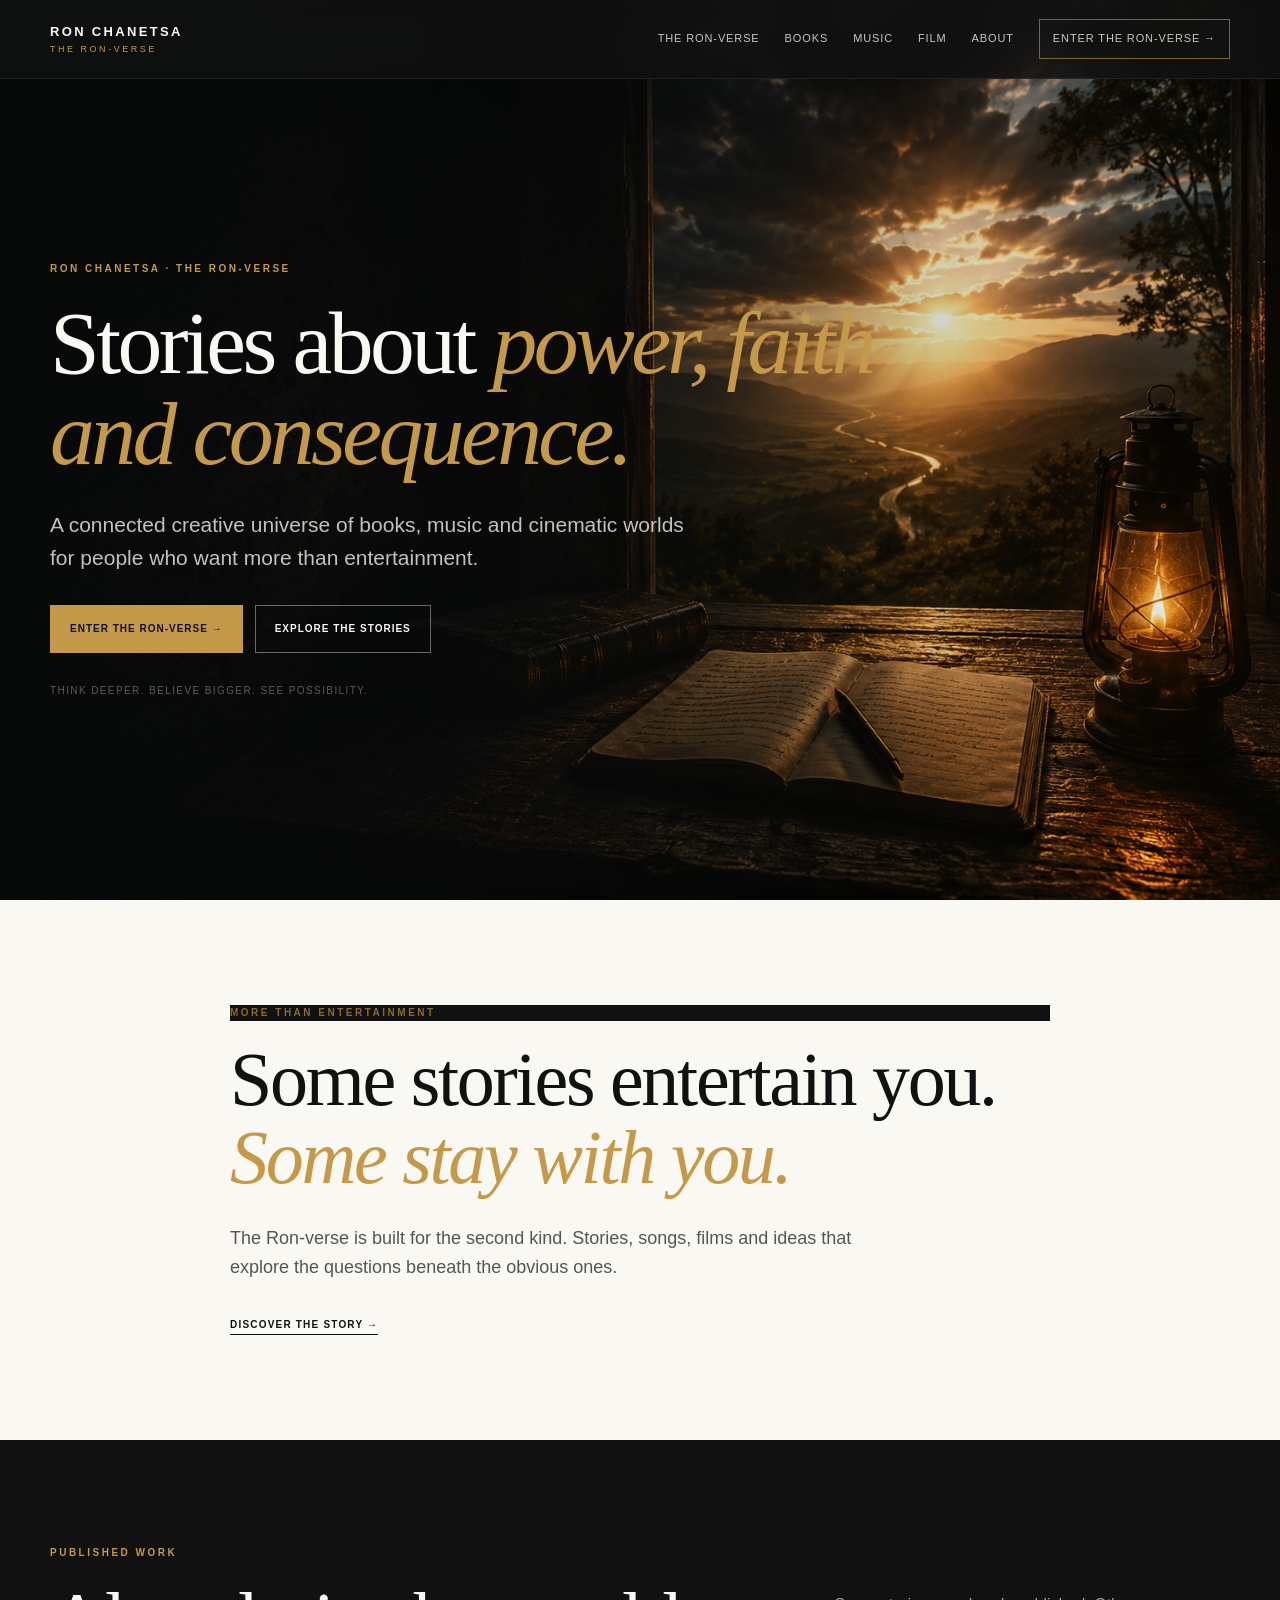
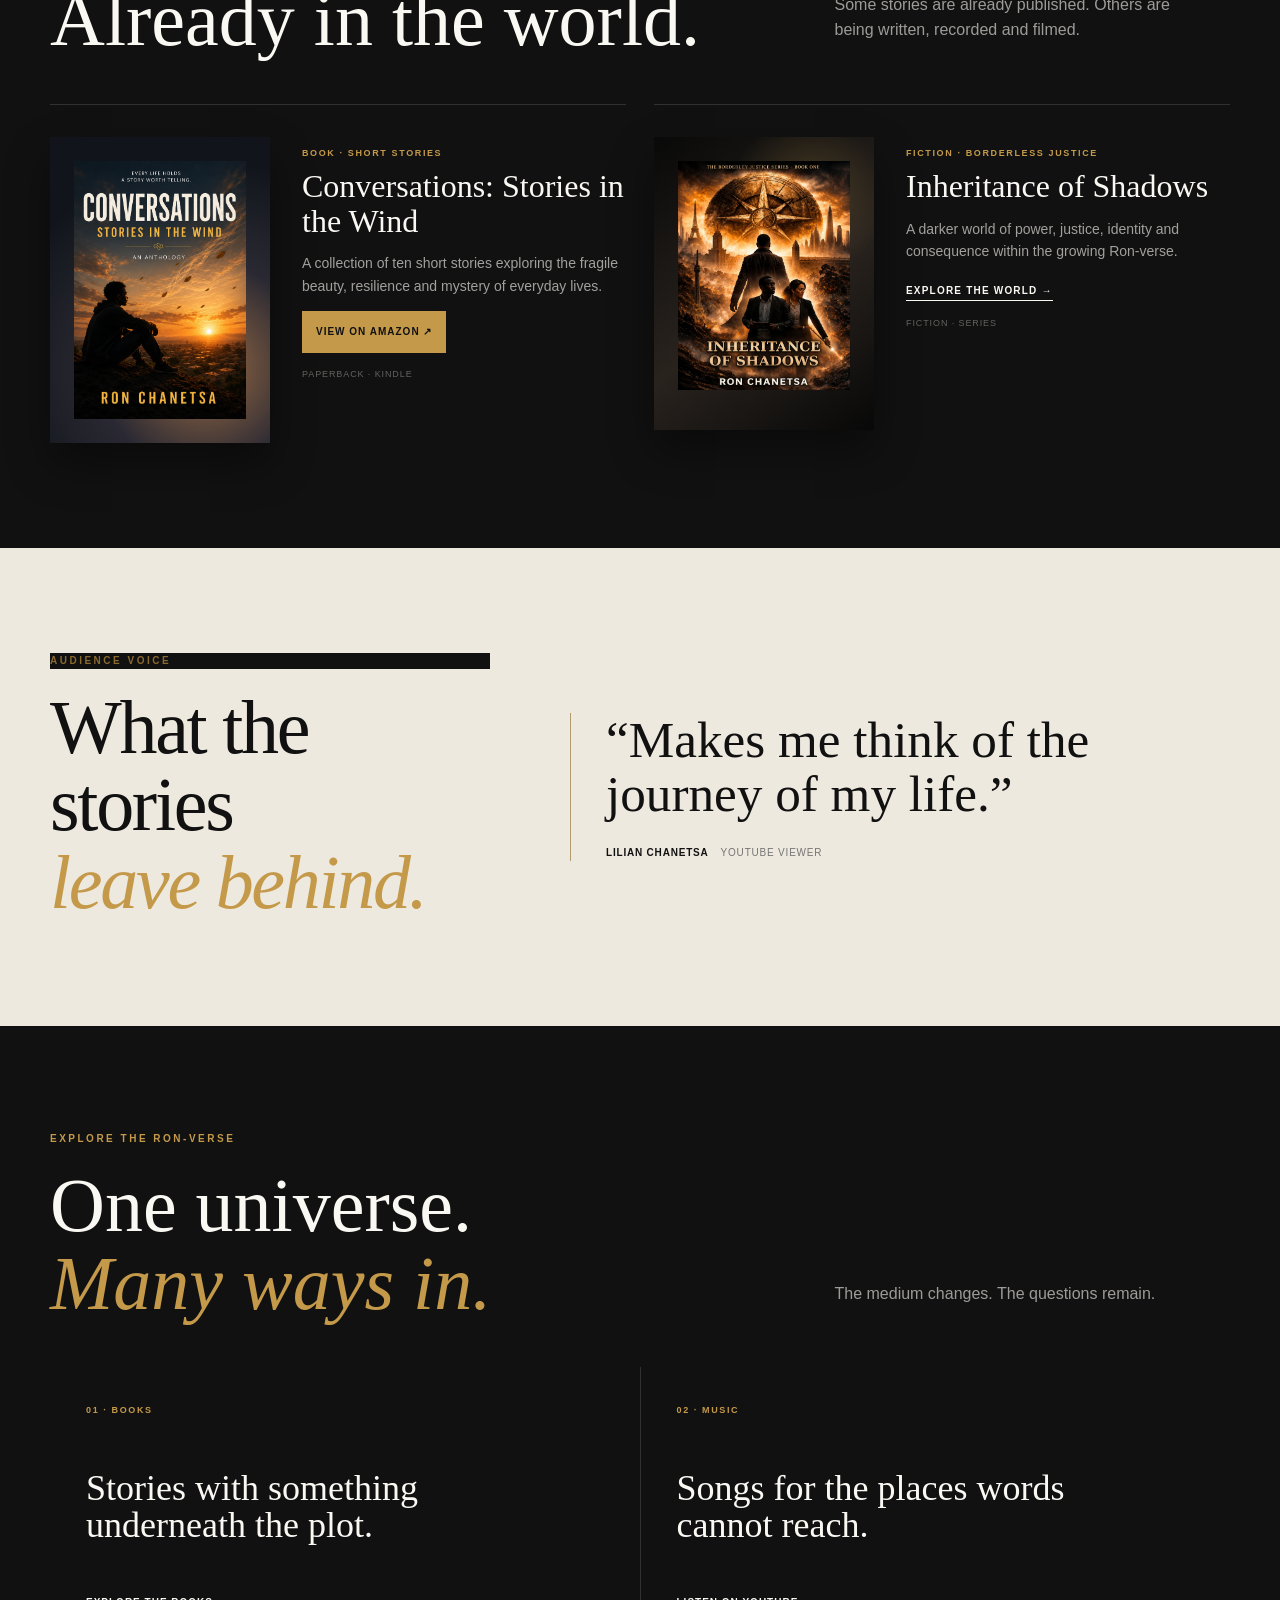
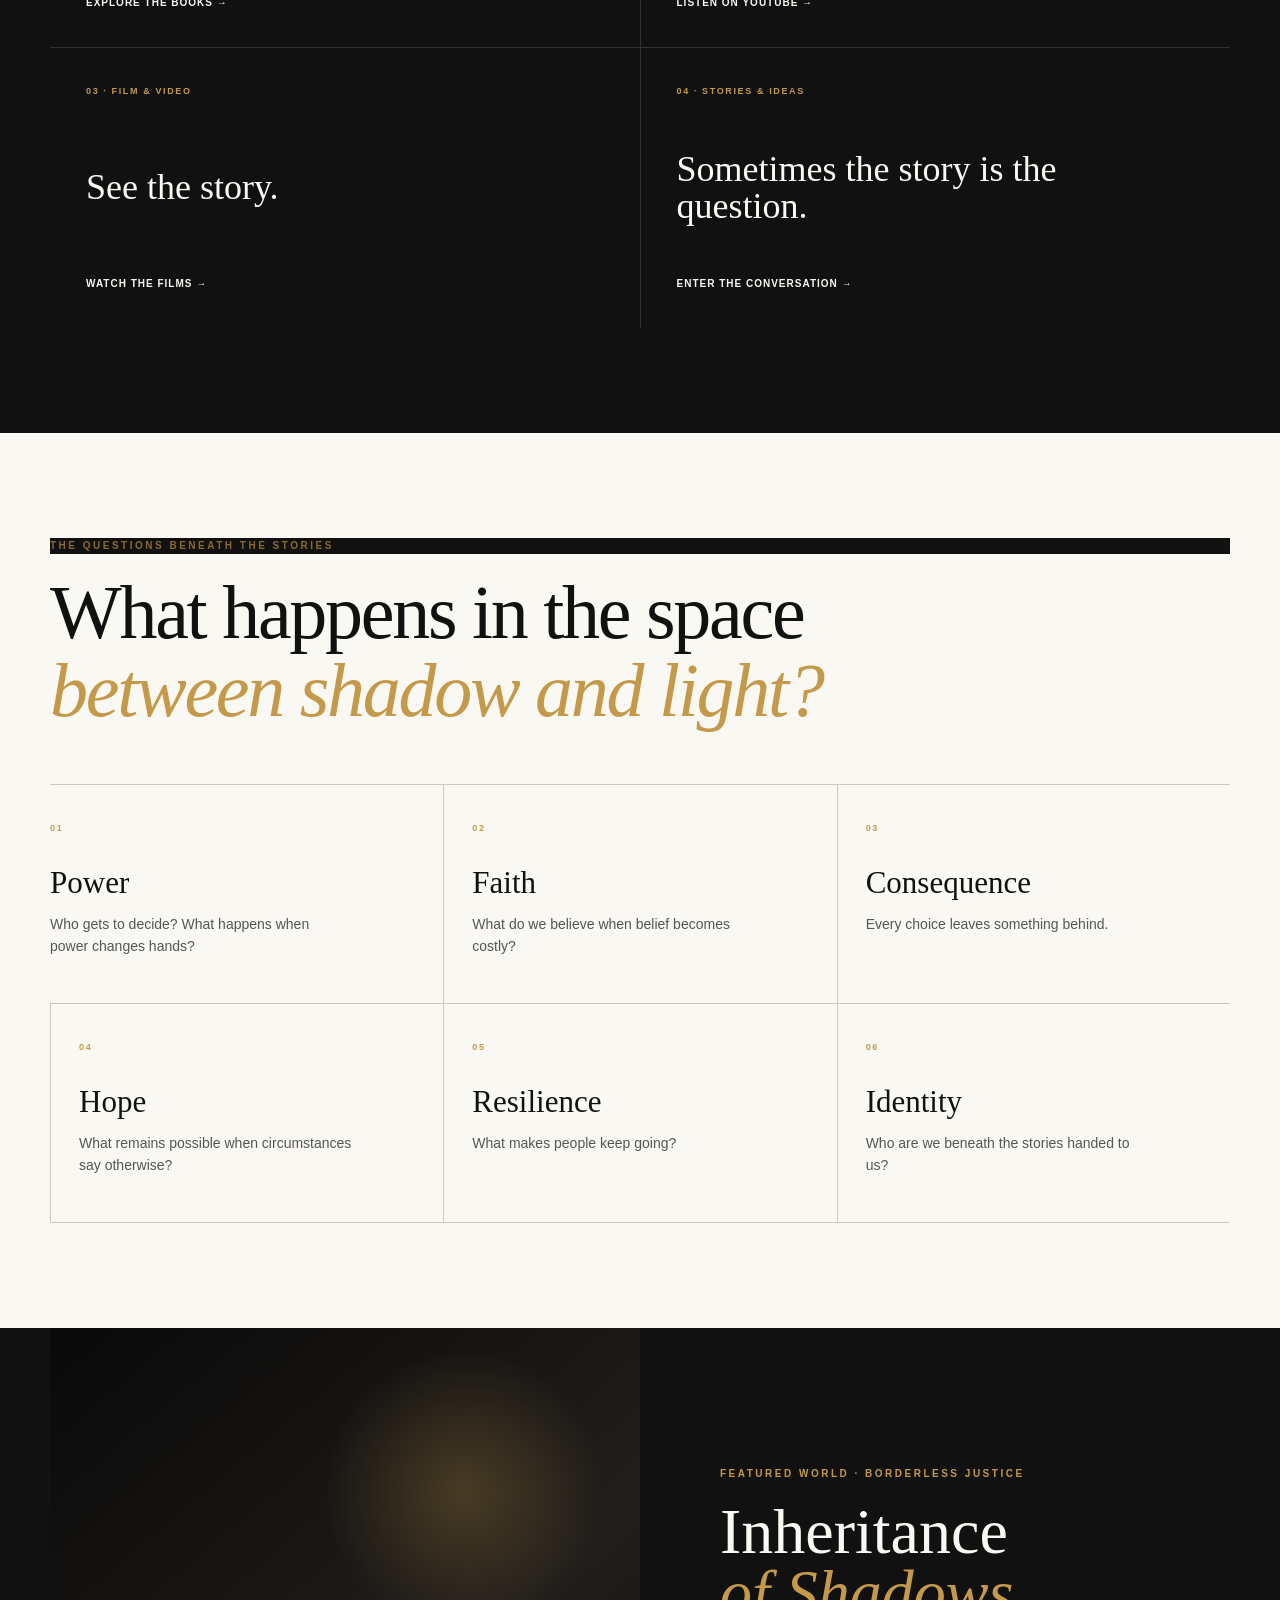
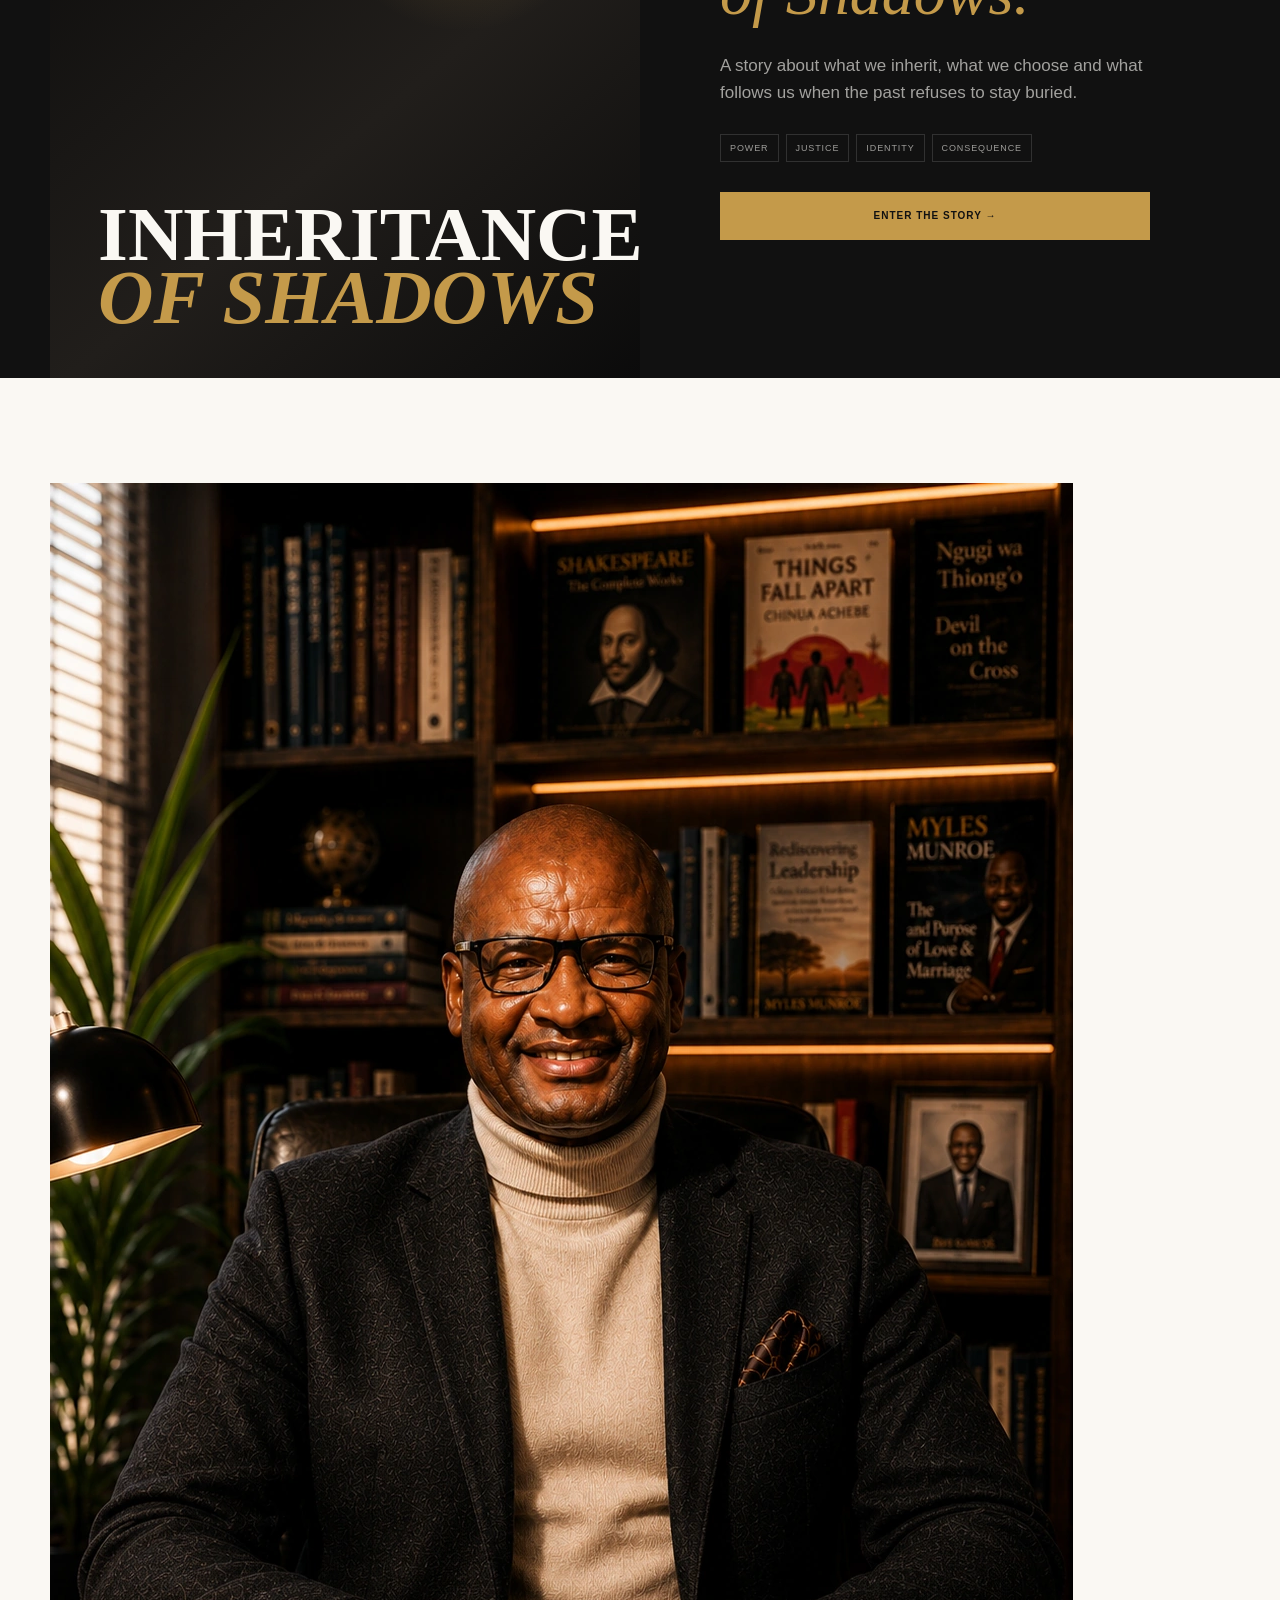
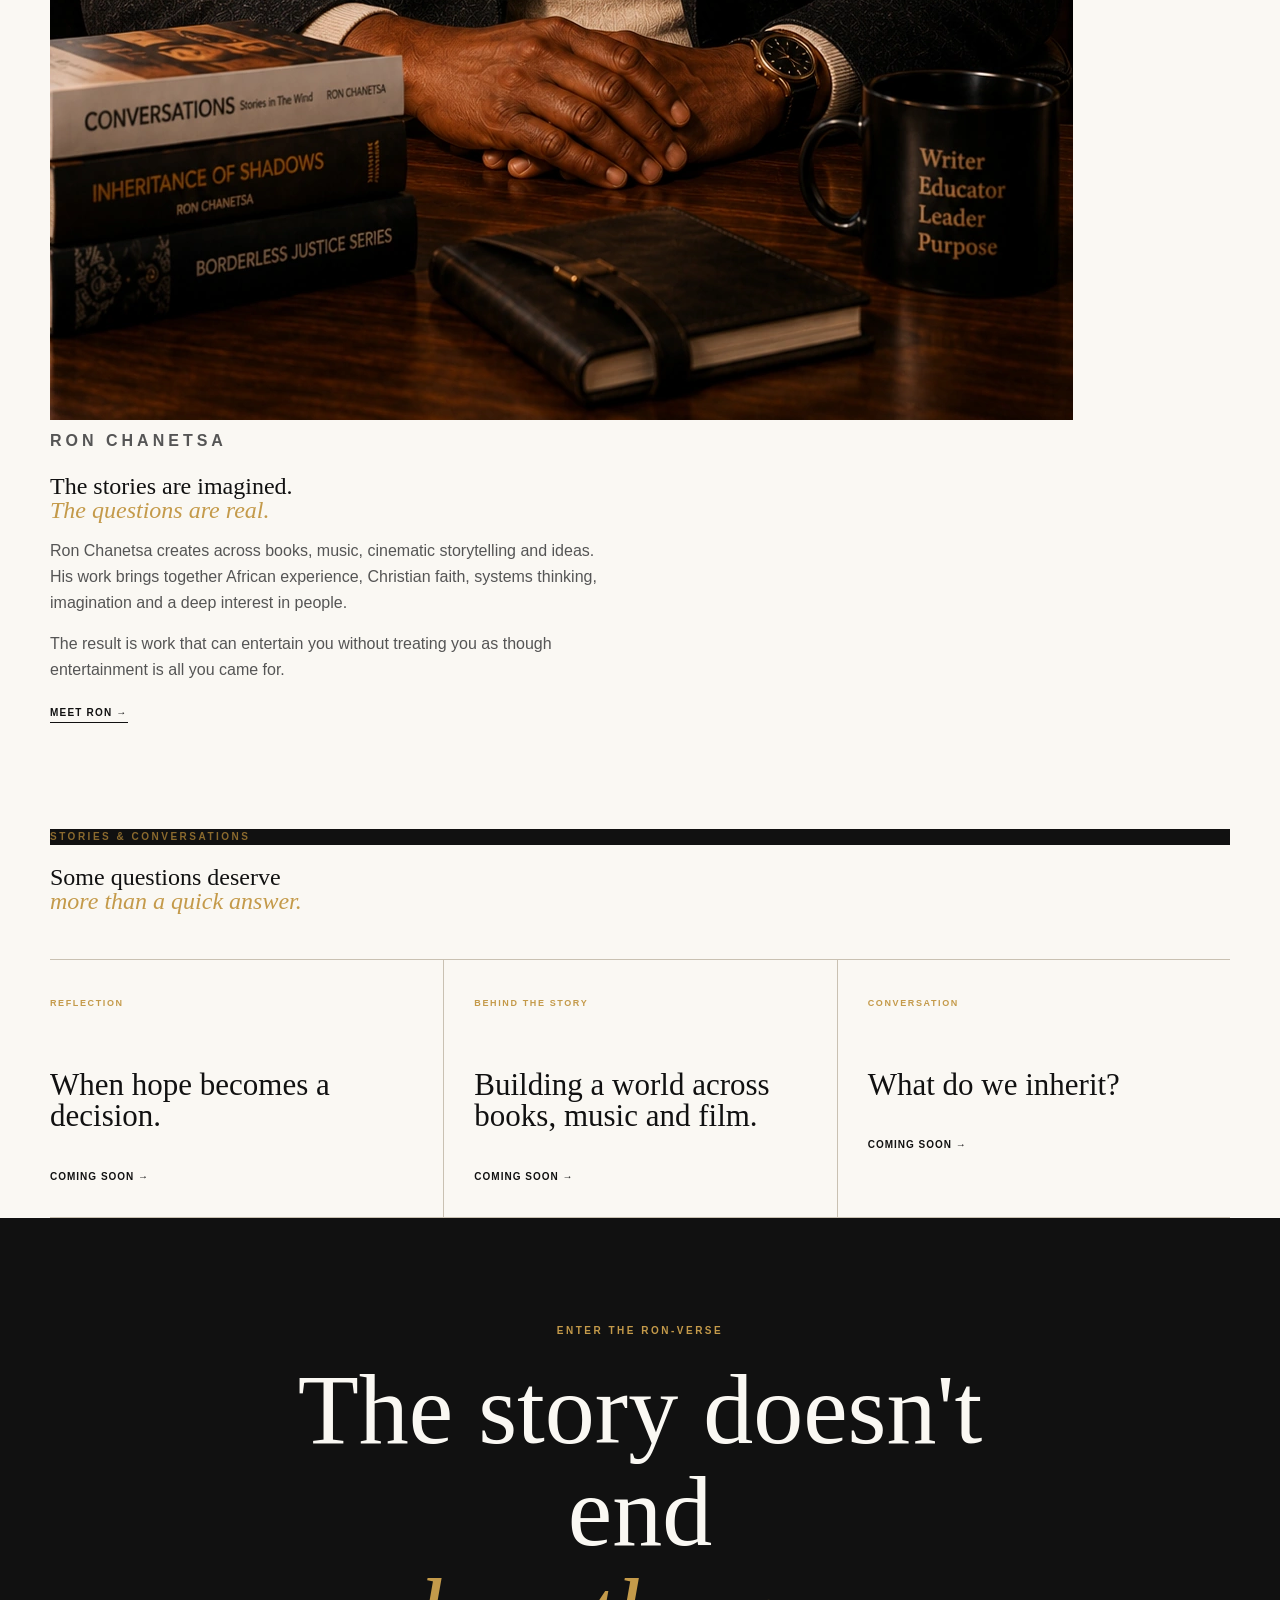
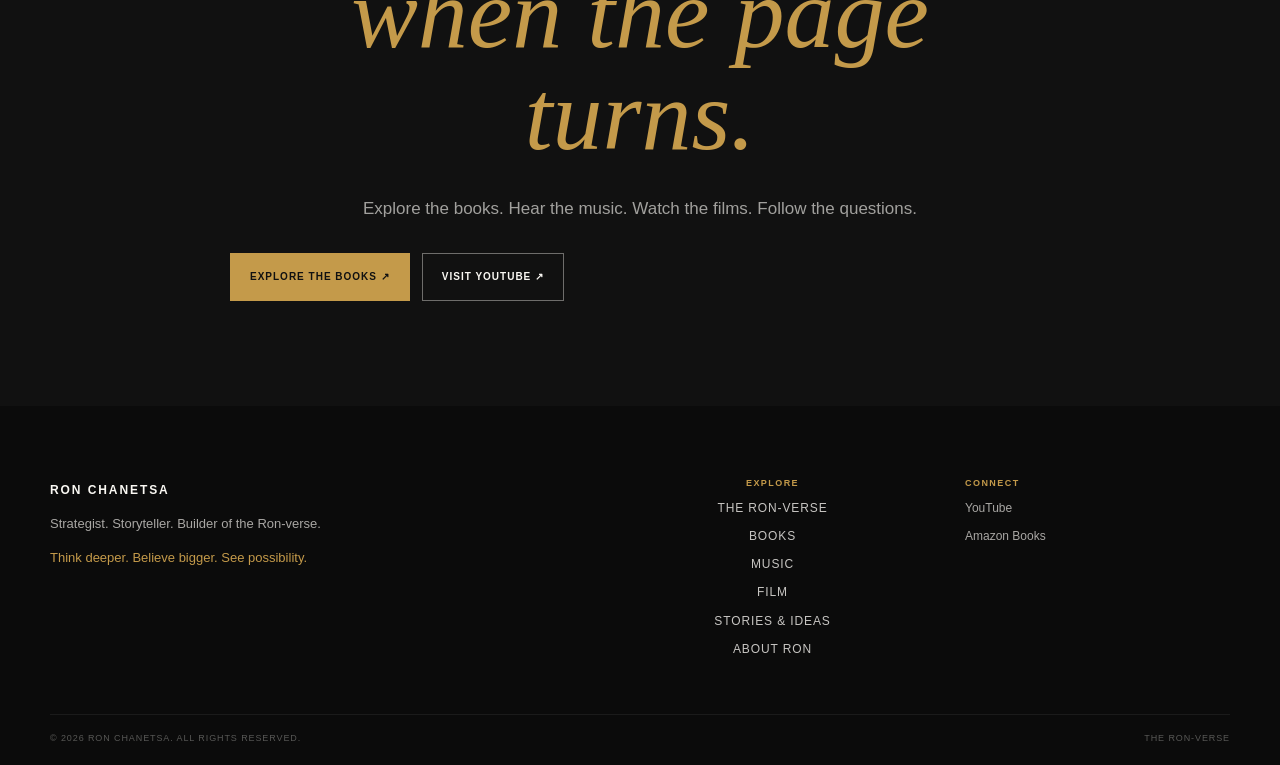
<file: index.html>
<!doctype html>
<html lang="en-ZA">
<head>
<meta charset="utf-8"><meta name="viewport" content="width=device-width,initial-scale=1">
<meta name="description" content="The Ron-verse is a connected creative universe of books, music, cinematic stories and ideas by Ron Chanetsa.">
<meta name="theme-color" content="#111111"><title>Ron Chanetsa | The Ron-verse</title>
<link rel="stylesheet" href="styles.css?v=3">
</head>
<body>
<a class="skip" href="#main">Skip to content</a>
<header><div class="wrap navwrap"><a class="brand" href="#top"><b>RON CHANETSA</b><small>THE RON-VERSE</small></a><button class="menu" aria-expanded="false" aria-controls="nav">☰</button><nav id="nav" aria-label="Primary"><a href="#universe">The Ron-verse</a><a href="books.html"">Books</a><a href="music.html"">Music</a><a href="#film">Film</a><a href="#about">About</a><a class="navcta" href="#enter">Enter the Ron-verse →</a></nav></div></header>
<main id="main">
<section class="hero" id="top"><div class="hero-art" aria-hidden="true"><i></i><em></em></div><div class="wrap hero-copy"><p class="eyebrow">RON CHANETSA · THE RON-VERSE</p><h1>Stories about <span>power, faith and consequence.</span></h1><p class="lede">A connected creative universe of books, music and cinematic worlds for people who want more than entertainment.</p><div class="actions"><a class="btn gold" href="#universe">Enter the Ron-verse →</a><a class="btn ghost" href=#books>Explore the stories</a></div><p class="tag">Think deeper. Believe bigger. See possibility.</p></div></section>
<section class="section intro"><div class="wrap narrow"><p class="eyebrow dark">MORE THAN ENTERTAINMENT</p><h2>Some stories entertain you.<br><span>Some stay with you.</span></h2><p>The Ron-verse is built for the second kind. Stories, songs, films and ideas that explore the questions beneath the obvious ones.</p><a class="link" href="#about">Discover the story →</a></div></section>
<section class="dark section" id="books"><div class="wrap"><div class="sectionhead"><div><p class="eyebrow">PUBLISHED WORK</p><h2>Already in the world.</h2></div><p>Some stories are already published. Others are being written, recorded and filmed.</p></div><div class="books">
<article class="book"><div class="cover conversations"><img src="assets/Conversations_WEB.webp" alt="Conversations: Stories in the Wind book cover"></div><div><p class="kicker">BOOK · SHORT STORIES</p><h3>Conversations: Stories in the Wind</h3><p>A collection of ten short stories exploring the fragile beauty, resilience and mystery of everyday lives.</p><a class="btn gold small" href="https://a.co/d/0grzyKkY" target="_blank" rel="noopener">View on Amazon ↗</a><span class="format">Paperback · Kindle</span></div></article>
<article class="book"><div class="cover inheritance"><img src="assets/Inheritance_of_Shadows_WEB.webp" alt="Inheritance of Shadows book cover"></div><div><p class="kicker">FICTION · BORDERLESS JUSTICE</p><h3>Inheritance of Shadows</h3><p>A darker world of power, justice, identity and consequence within the growing Ron-verse.</p><a class="link light" href="#universe">Explore the world →</a><span class="format">Fiction · Series</span></div></article>
</div></div></section>
<section class="section voice"><div class="wrap voicegrid"><div><p class="eyebrow dark">AUDIENCE VOICE</p><h2>What the stories<br><span>leave behind.</span></h2></div><figure><blockquote>“Makes me think of the journey of my life.”</blockquote><figcaption><b>Lilian Chanetsa</b><span>YouTube viewer</span></figcaption></figure></div></section>
<section class="dark section" id="universe"><div class="wrap"><div class="sectionhead"><div><p class="eyebrow">EXPLORE THE RON-VERSE</p><h2>One universe.<br><span>Many ways in.</span></h2></div><p>The medium changes. The questions remain.</p></div><div class="worlds"><a href="#books.html"><small>01 · BOOKS</small><h3>Stories with something underneath the plot.</h3><b>Explore the books →</b></a><a id="music" href="https://www.youtube.com/channel/UCRruciXduhxNhuvLaTO6bKQ" target="_blank" rel="noopener"><small>02 · MUSIC</small><h3>Songs for the places words cannot reach.</h3><b>Listen on YouTube →</b></a><a id="film" href="https://www.youtube.com/channel/UCRruciXduhxNhuvLaTO6bKQ" target="_blank" rel="noopener"><small>03 · FILM & VIDEO</small><h3>See the story.</h3><b>Watch the films →</b></a><a href="#stories"><small>04 · STORIES & IDEAS</small><h3>Sometimes the story is the question.</h3><b>Enter the conversation →</b></a></div></div></section>
<section class="section themes"><div class="wrap"><p class="eyebrow dark">THE QUESTIONS BENEATH THE STORIES</p><h2>What happens in the space<br><span>between shadow and light?</span></h2><div class="themegrid"><article><small>01</small><h3>Power</h3><p>Who gets to decide? What happens when power changes hands?</p></article><article><small>02</small><h3>Faith</h3><p>What do we believe when belief becomes costly?</p></article><article><small>03</small><h3>Consequence</h3><p>Every choice leaves something behind.</p></article><article><small>04</small><h3>Hope</h3><p>What remains possible when circumstances say otherwise?</p></article><article><small>05</small><h3>Resilience</h3><p>What makes people keep going?</p></article><article><small>06</small><h3>Identity</h3><p>Who are we beneath the stories handed to us?</p></article></div></div></section>
<section class="dark feature"><div class="wrap featuregrid"><div class="featureart"><strong>INHERITANCE<br><span>OF SHADOWS</span></strong></div><div class="featurecopy"><p class="eyebrow">FEATURED WORLD · BORDERLESS JUSTICE</p><h2>Inheritance<br><span>of Shadows.</span></h2><p>A story about what we inherit, what we choose and what follows us when the past refuses to stay buried.</p><div class="tags"><i>Power</i><i>Justice</i><i>Identity</i><i>Consequence</i></div><a class="btn gold" href=#books>Enter the story →</a></div></div></section>
<section class="section" id="about">
  <div class="wrap about-layout">

    <div class="artist-portrait">
      <img src="assets/ron-chanetsa-artist.webp" alt="Ron Chanetsa">
    </div>

    <div class="aboutcopy">
      <p class="eyebrow">RON CHANETSA</p>

      <h2>
        The stories are imagined.<br>
        <span>The questions are real.</span>
      </h2>

      <p>
        Ron Chanetsa creates across books, music, cinematic storytelling and ideas.
        His work brings together African experience, Christian faith, systems thinking,
        imagination and a deep interest in people.
      </p>

      <p>
        The result is work that can entertain you without treating you as though
        entertainment is all you came for.
      </p>

      <a class="link" href="#enter">MEET RON →</a>
    </div>

  </div>
</section><div class="wrap"><p class="eyebrow dark">STORIES & CONVERSATIONS</p><h2>Some questions deserve<br><span>more than a quick answer.</span></h2><div class="storygrid"><article><small>REFLECTION</small><h3>When hope becomes a decision.</h3><b>Coming soon →</b></article><article><small>BEHIND THE STORY</small><h3>Building a world across books, music and film.</h3><b>Coming soon →</b></article><article><small>CONVERSATION</small><h3>What do we inherit?</h3><b>Coming soon →</b></article></div></div></section>
<section class="dark section final" id="enter"><div class="wrap narrow center"><p class="eyebrow">ENTER THE RON-VERSE</p><h2>The story doesn't end<br><span>when the page turns.</span></h2><p>Explore the books. Hear the music. Watch the films. Follow the questions.</p><div class="actions"><a class="btn gold" href="https://a.co/d/0grzyKkY" target="_blank" rel="noopener">Explore the books ↗</a><a class="btn ghost" href="https://www.youtube.com/channel/UCRruciXduhxNhuvLaTO6bKQ" target="_blank" rel="noopener">Visit YouTube ↗</a></div></div></section>
</main>
<footer><div class="wrap footergrid"><div><b>RON CHANETSA</b><p>Strategist. Storyteller. Builder of the Ron-verse.</p><p class="goldtext">Think deeper. Believe bigger. See possibility.</p></div><nav aria-label="Footer"><b>EXPLORE</b><a href="#universe">The Ron-verse</a><a href=#books>Books</a><a href="music.html">Music</a><a href="#film">Film</a><a href="#stories">Stories & Ideas</a><a href="#about">About Ron</a></nav><div><b>CONNECT</b><a href="https://www.youtube.com/channel/UCRruciXduhxNhuvLaTO6bKQ" target="_blank" rel="noopener">YouTube</a><a href="https://a.co/d/0grzyKkY" target="_blank" rel="noopener">Amazon Books</a></div></div><div class="wrap footerbottom"><span>© 2026 Ron Chanetsa. All rights reserved.</span><span>THE RON-VERSE</span></div></footer>
<script src="main.js" defer></script></body></html>
</file>
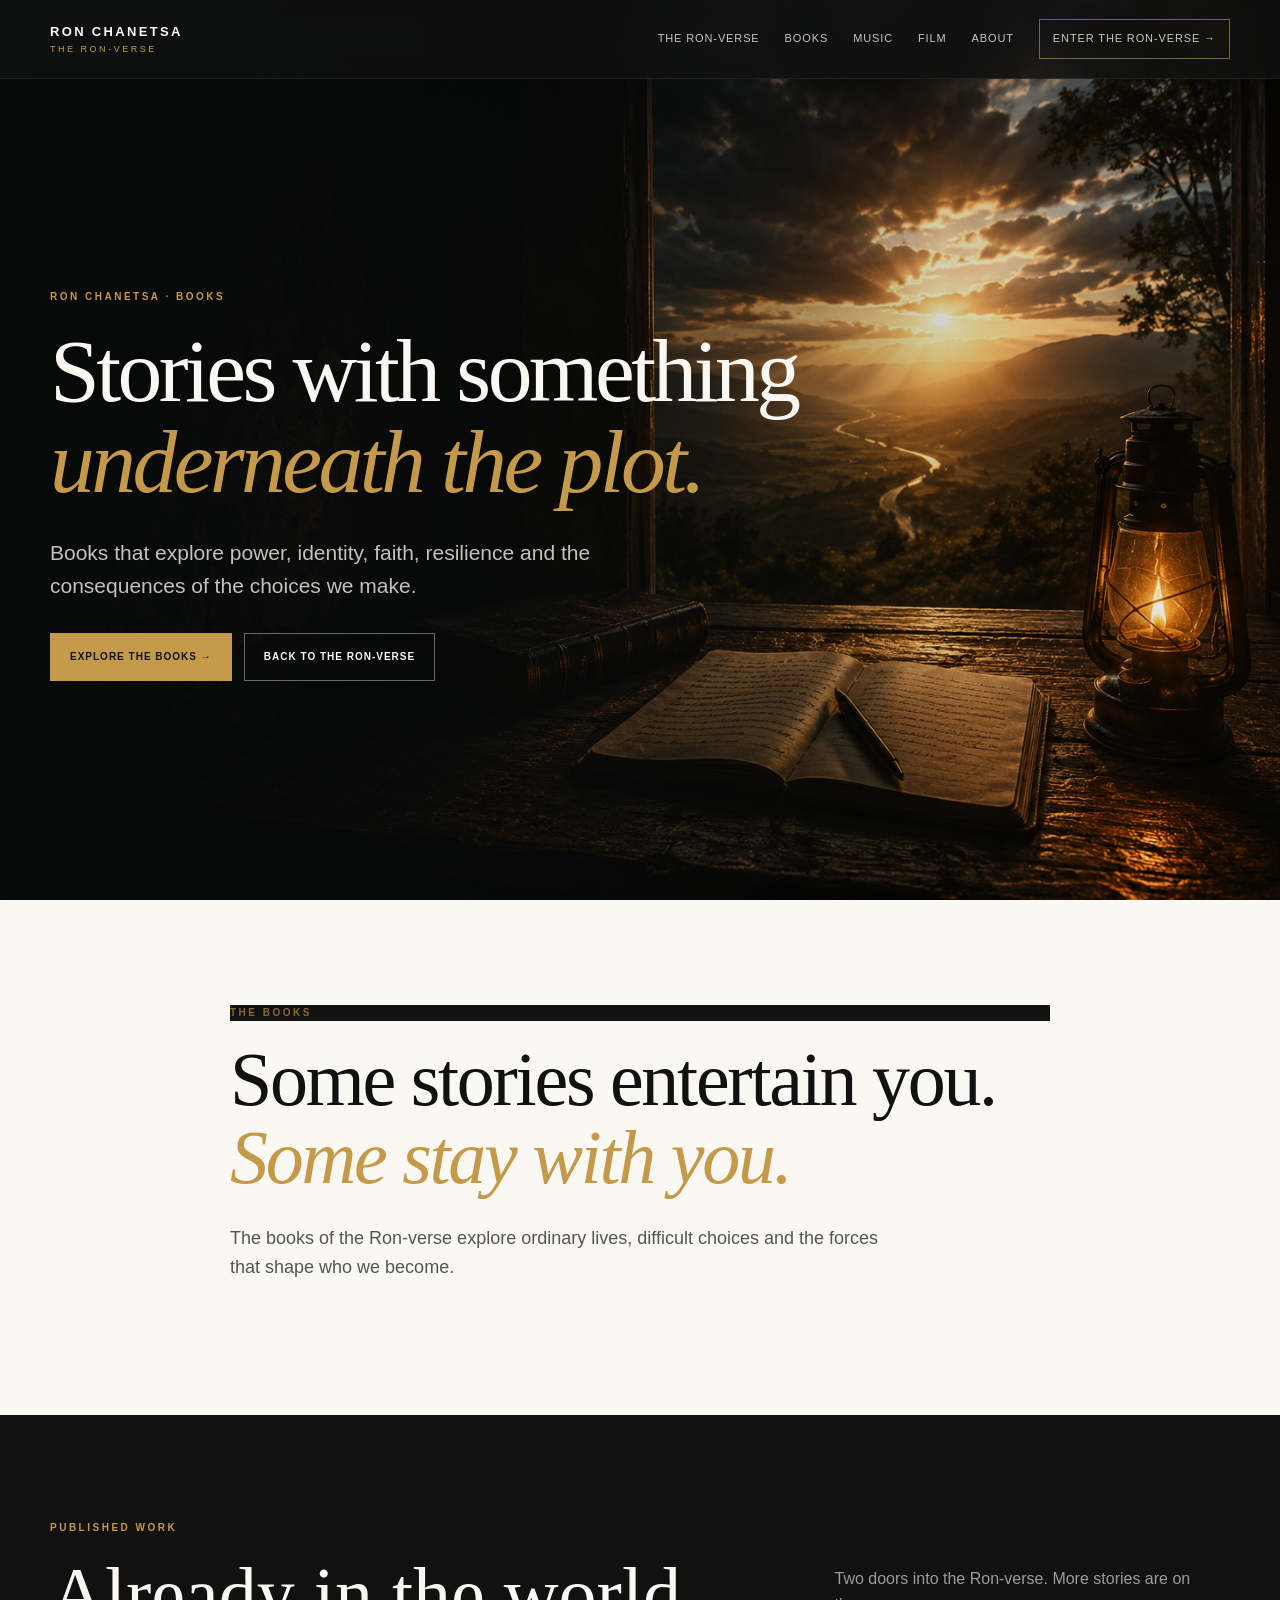
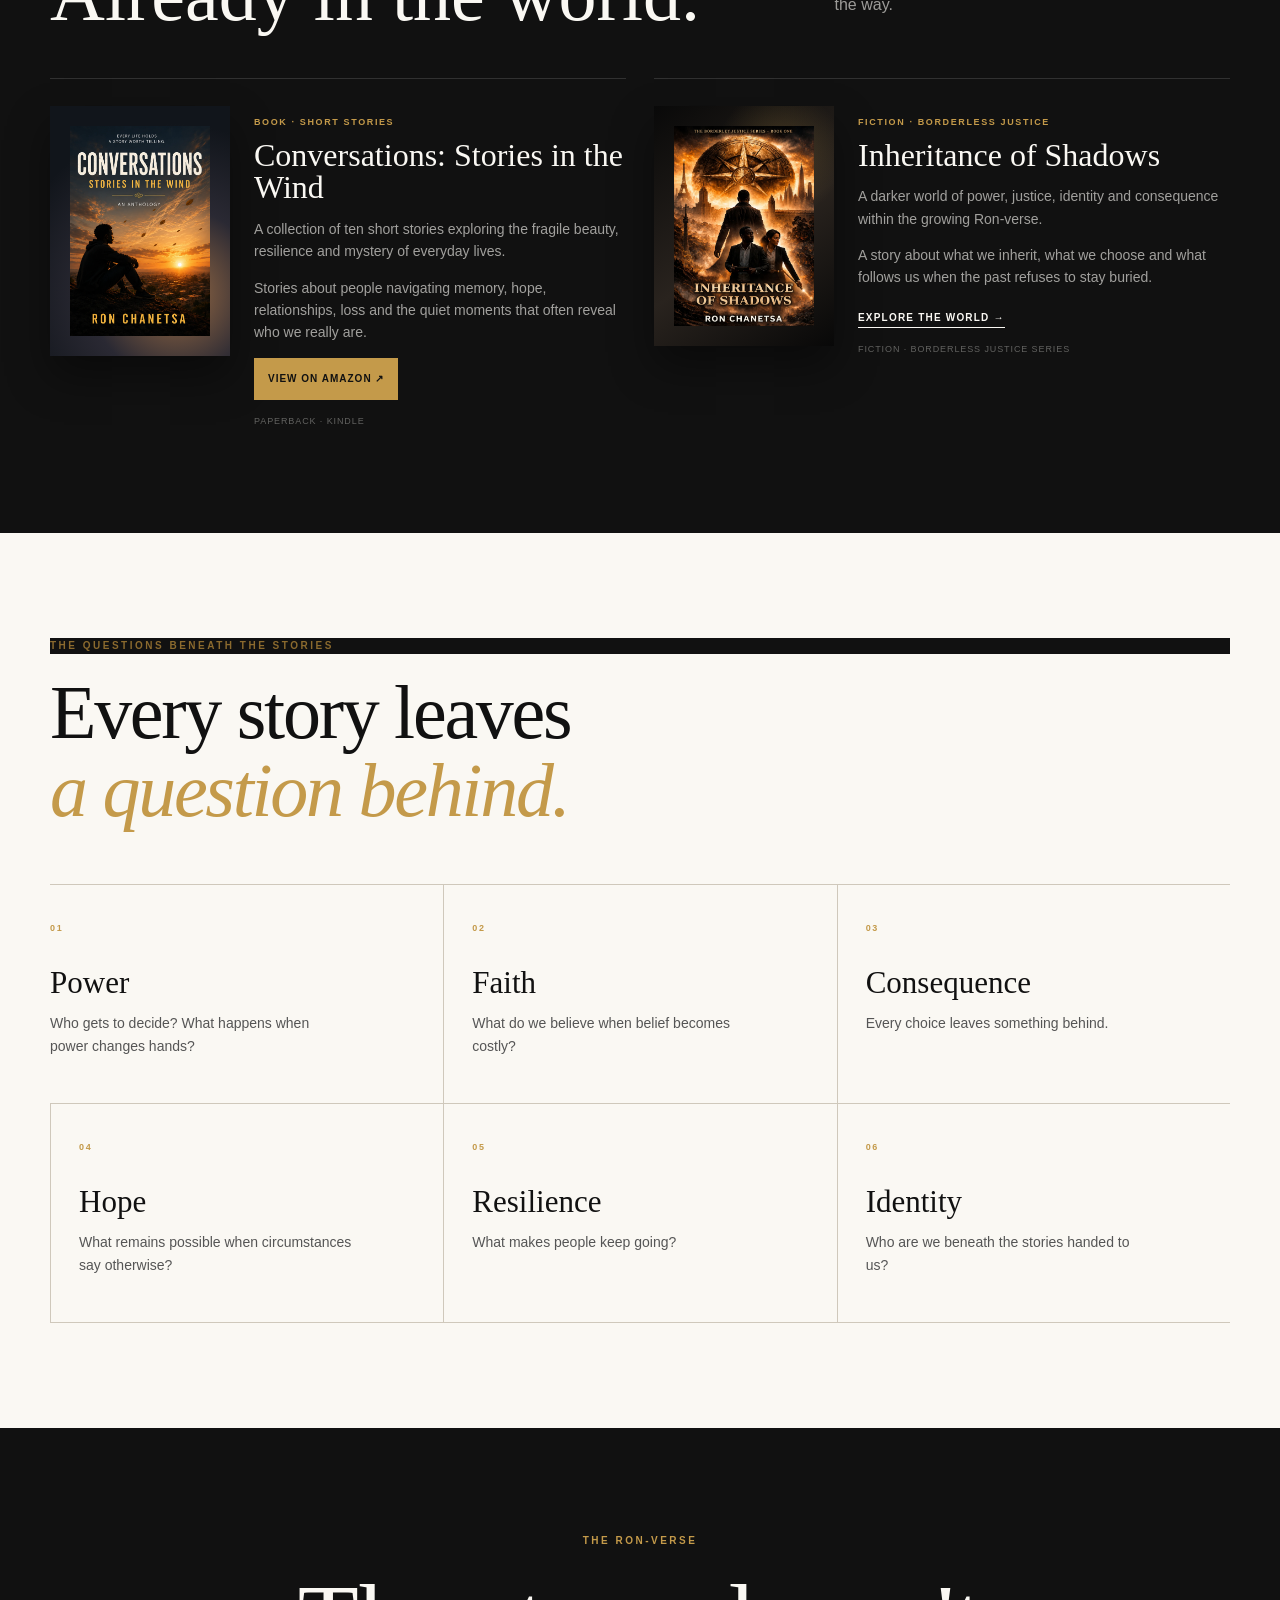
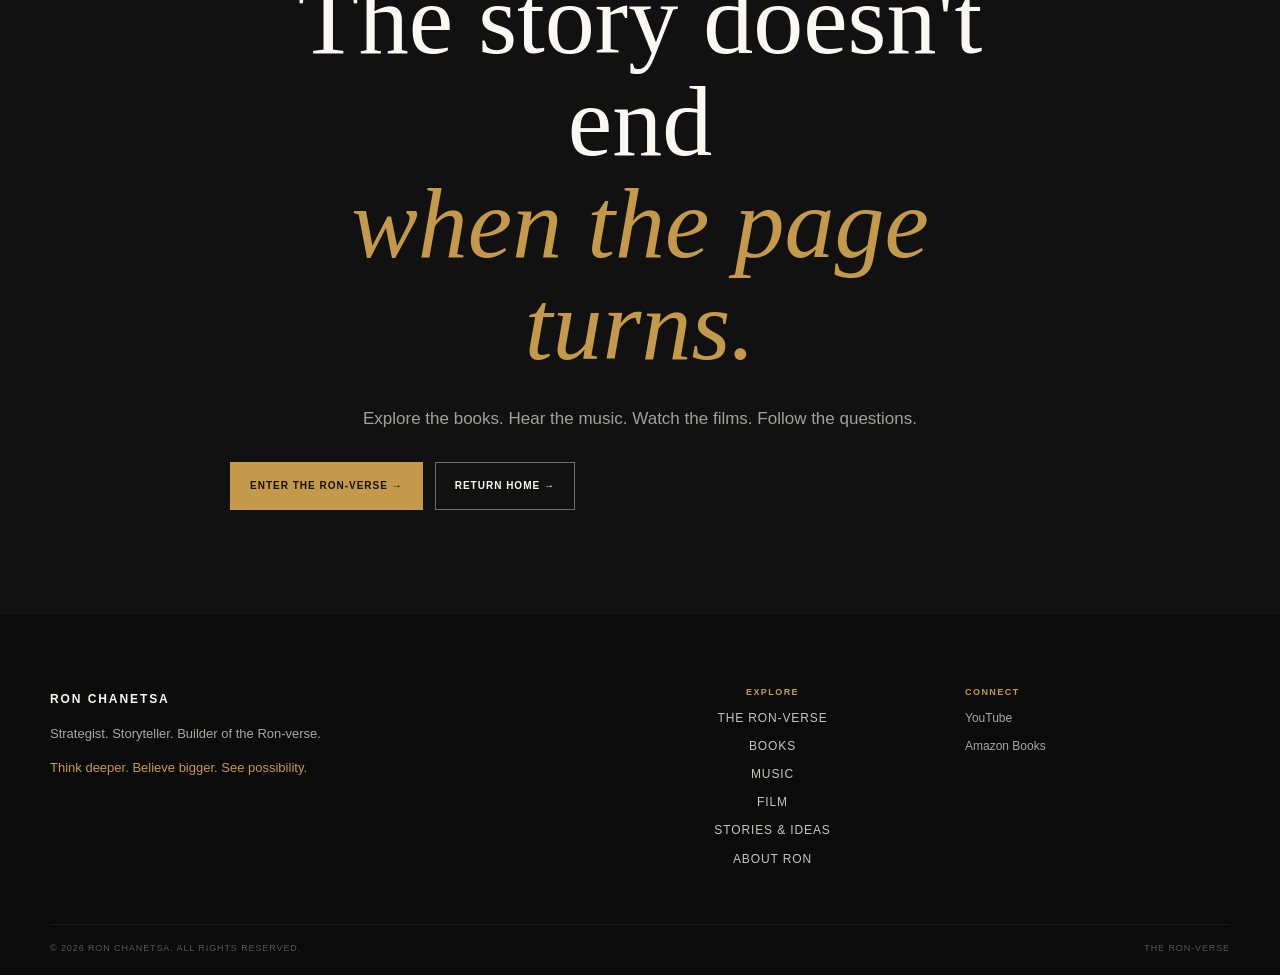
<file: books.html>
<!doctype html>
<html lang="en-ZA">

<head>
<meta charset="utf-8">
<meta name="viewport" content="width=device-width,initial-scale=1">

<meta name="description" content="Explore the books of Ron Chanetsa, including Conversations: Stories in the Wind and the Borderless Justice series.">

<meta name="theme-color" content="#111111">

<title>Books | Ron Chanetsa | The Ron-verse</title>

<link rel="stylesheet" href="styles.css">
</head>

<body>

<a class="skip" href="#main">Skip to content</a>

<header>
<div class="wrap navwrap">

<a class="brand" href="index.html">
<b>RON CHANETSA</b>
<small>THE RON-VERSE</small>
</a>

<button class="menu" aria-expanded="false" aria-controls="nav">☰</button>

<nav id="nav" aria-label="Primary">
<a href="index.html">The Ron-verse</a>
<a href="books.html">Books</a>
<a href="index.html#music">Music</a>
<a href="index.html#film">Film</a>
<a href="index.html#about">About</a>
<a class="navcta" href="index.html#enter">Enter the Ron-verse →</a>
</nav>

</div>
</header>

<main id="main">

<section class="hero" id="top">

<div class="hero-art" aria-hidden="true">
<i></i>
<em></em>
</div>

<div class="wrap hero-copy">

<p class="eyebrow">RON CHANETSA · BOOKS</p>

<h1>
Stories with something
<span>underneath the plot.</span>
</h1>

<p class="lede">
Books that explore power, identity, faith, resilience and the consequences of the choices we make.
</p>

<div class="actions">
<a class="btn gold" href="#published">Explore the books →</a>
<a class="btn ghost" href="index.html">Back to the Ron-verse</a>
</div>

</div>

</section>


<section class="section intro">

<div class="wrap narrow">

<p class="eyebrow dark">THE BOOKS</p>

<h2>
Some stories entertain you.
<br>
<span>Some stay with you.</span>
</h2>

<p>
The books of the Ron-verse explore ordinary lives, difficult choices and the forces that shape who we become.
</p>

</div>

</section>


<section class="dark section" id="published">

<div class="wrap">

<div class="sectionhead">

<div>

<p class="eyebrow">PUBLISHED WORK</p>

<h2>Already in the world.</h2>

</div>

<p>
Two doors into the Ron-verse. More stories are on the way.
</p>

</div>


<div class="books">


<article class="book">

<div class="cover conversations">
    <img src="assets/Conversations_WEB.webp" alt="Conversations: Stories in the Wind book cover">
</div>


<div>

<p class="kicker">BOOK · SHORT STORIES</p>

<h3>Conversations: Stories in the Wind</h3>

<p>
A collection of ten short stories exploring the fragile beauty, resilience and mystery of everyday lives.
</p>

<p>
Stories about people navigating memory, hope, relationships, loss and the quiet moments that often reveal who we really are.
</p>

<a
class="btn gold small"
href="https://a.co/d/0grzyKkY"
target="_blank"
rel="noopener">
View on Amazon ↗
</a>

<span class="format">
Paperback · Kindle
</span>

</div>

</article>


<article class="book">

<div class="cover inheritance">
<img src="assets/Inheritance_of_Shadows_WEB.webp" alt="Inheritance of Shadows book cover" style="width:100%;height:100%;object-fit:cover;display:block;">


</div>


<div>

<p class="kicker">FICTION · BORDERLESS JUSTICE</p>

<h3>Inheritance of Shadows</h3>

<p>
A darker world of power, justice, identity and consequence within the growing Ron-verse.
</p>

<p>
A story about what we inherit, what we choose and what follows us when the past refuses to stay buried.
</p>

<a
class="link light"
href="index.html#universe">
Explore the world →
</a>

<span class="format">
Fiction · Borderless Justice Series
</span>

</div>

</article>


</div>

</div>

</section>


<section class="section themes">

<div class="wrap">

<p class="eyebrow dark">
THE QUESTIONS BENEATH THE STORIES
</p>

<h2>
Every story leaves
<br>
<span>a question behind.</span>
</h2>


<div class="themegrid">

<article>
<small>01</small>
<h3>Power</h3>
<p>
Who gets to decide? What happens when power changes hands?
</p>
</article>

<article>
<small>02</small>
<h3>Faith</h3>
<p>
What do we believe when belief becomes costly?
</p>
</article>

<article>
<small>03</small>
<h3>Consequence</h3>
<p>
Every choice leaves something behind.
</p>
</article>

<article>
<small>04</small>
<h3>Hope</h3>
<p>
What remains possible when circumstances say otherwise?
</p>
</article>

<article>
<small>05</small>
<h3>Resilience</h3>
<p>
What makes people keep going?
</p>
</article>

<article>
<small>06</small>
<h3>Identity</h3>
<p>
Who are we beneath the stories handed to us?
</p>
</article>

</div>

</div>

</section>


<section class="dark section final">

<div class="wrap narrow center">

<p class="eyebrow">THE RON-VERSE</p>

<h2>
The story doesn't end
<br>
<span>when the page turns.</span>
</h2>

<p>
Explore the books. Hear the music. Watch the films. Follow the questions.
</p>

<div class="actions">

<a class="btn gold" href="index.html#universe">
Enter the Ron-verse →
</a>

<a class="btn ghost" href="index.html">
Return home →
</a>

</div>

</div>

</section>

</main>


<footer>

<div class="wrap footergrid">

<div>

<b>RON CHANETSA</b>

<p>
Strategist. Storyteller. Builder of the Ron-verse.
</p>

<p class="goldtext">
Think deeper. Believe bigger. See possibility.
</p>

</div>


<nav aria-label="Footer">

<b>EXPLORE</b>

<a href="index.html">The Ron-verse</a>

<a href="books.html">Books</a>

<a href="index.html#music">Music</a>

<a href="index.html#film">Film</a>

<a href="index.html#stories">Stories & Ideas</a>

<a href="index.html#about">About Ron</a>

</nav>


<div>

<b>CONNECT</b>

<a
href="https://www.youtube.com/channel/UCRruciXduhxNhuvLaTO6bKQ"
target="_blank"
rel="noopener">
YouTube
</a>

<a
href="https://a.co/d/0grzyKkY"
target="_blank"
rel="noopener">
Amazon Books
</a>

</div>

</div>


<div class="wrap footerbottom">

<span>
© 2026 Ron Chanetsa. All rights reserved.
</span>

<span>
THE RON-VERSE
</span>

</div>

</footer>


<script src="main.js" defer></script>

</body>

</html>
</file>
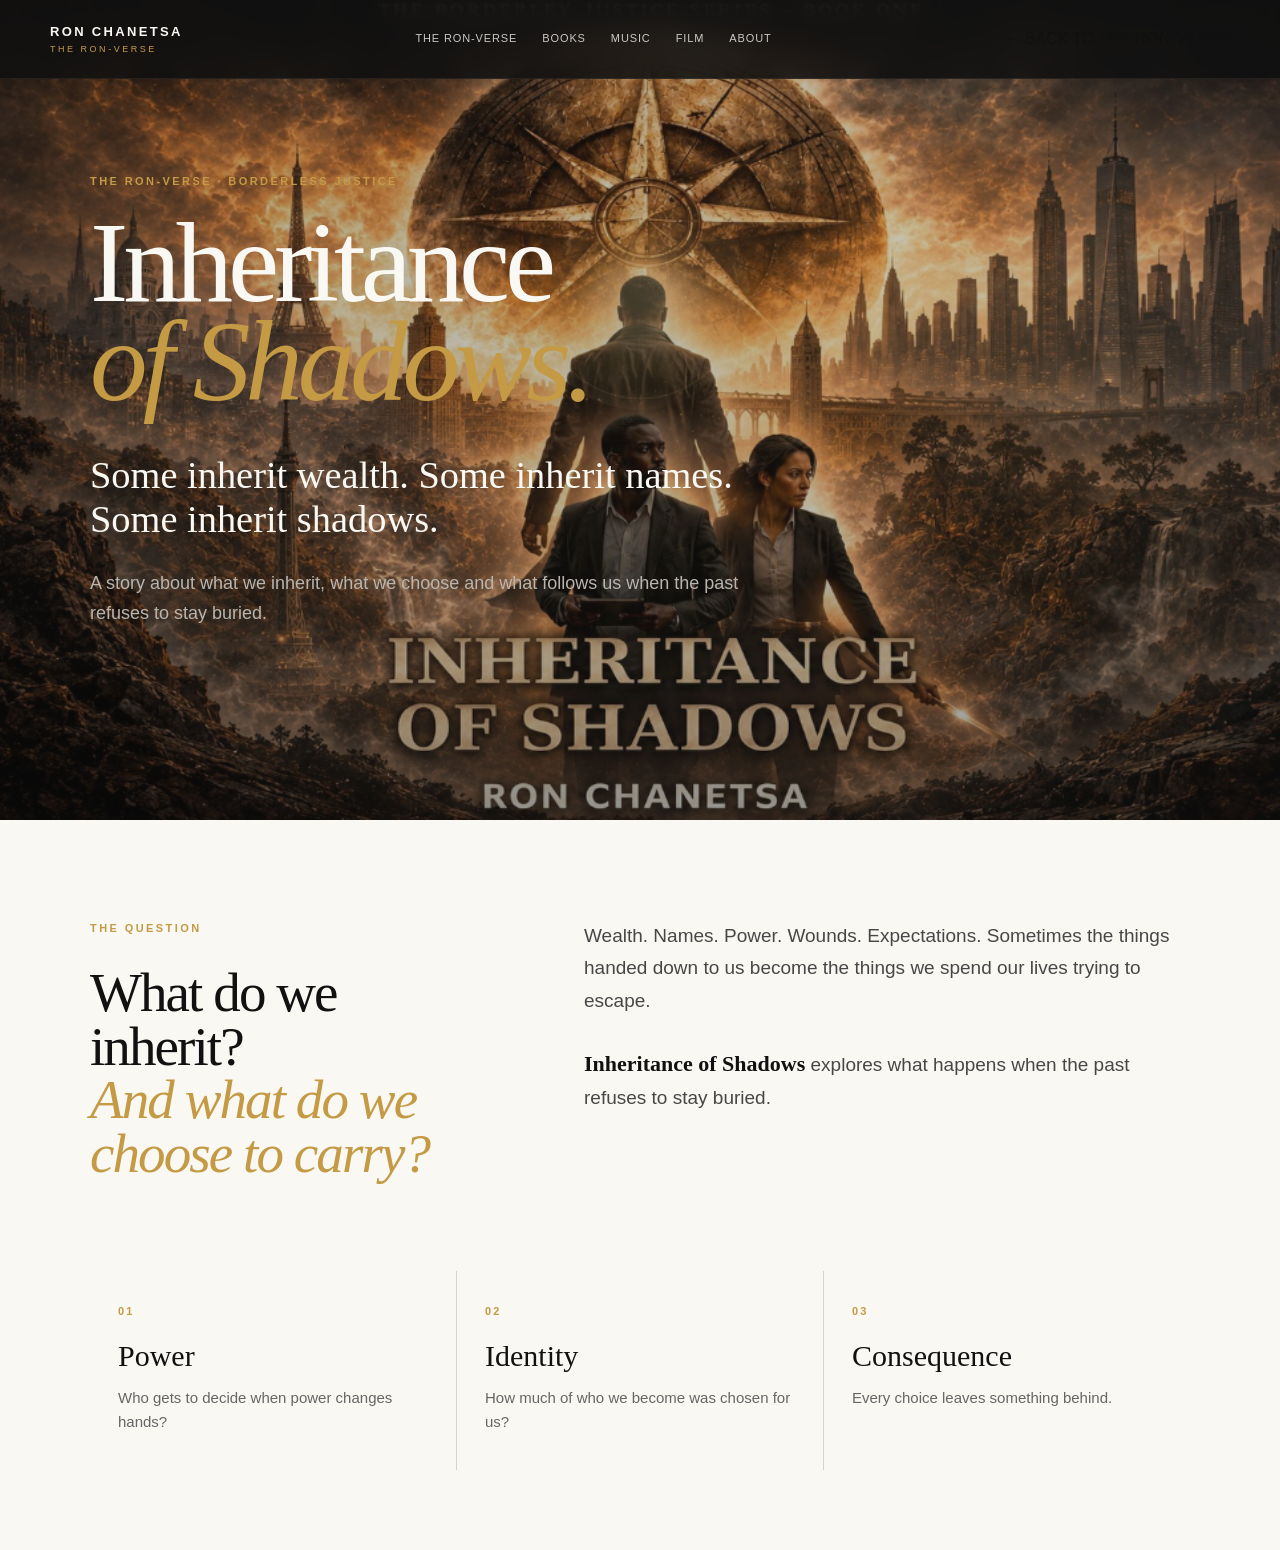
<file: inheritance.html>
<!DOCTYPE html>
<html lang="en-ZA">
<head>
  <meta charset="UTF-8">
  <meta name="viewport" content="width=device-width, initial-scale=1.0">
  <meta name="description" content="Inheritance of Shadows. A Ron-Verse story about what we inherit, what we choose and what follows us.">
  <title>Inheritance of Shadows | The Ron-Verse</title>
  <link rel="stylesheet" href="styles.css">
</head>

<body>

  <header class="nav">
    <div class="wrap navwrap">
      <a class="brand" href="index.html">
        <b>RON CHANETSA</b>
        <small>THE RON-VERSE</small>
      </a>

      <nav>
        <a href="index.html">THE RON-VERSE</a>
        <a href="books.html">BOOKS</a>
        <a href="music.html">MUSIC</a>
        <a href="#">FILM</a>
        <a href="#">ABOUT</a>
      </nav>

      <a class="enter" href="index.html">← BACK TO THE RON-VERSE</a>
    </div>
  </header>

  <main>

    <section class="inheritance-hero">
      <img class="inheritance-hero-visual" src="assets/inheritance_of_shadows_cinematic_loop2.png" alt="Inheritance of Shadows cinematic artwork">
      <div class="inheritance-hero-copy">

        <p class="eyebrow">THE RON-VERSE · BORDERLESS JUSTICE</p>

        <h1>
          Inheritance
          <span>of Shadows.</span>
        </h1>

        <p class="inheritance-tagline">
          Some inherit wealth. Some inherit names.
          Some inherit shadows.
        </p>

        <p class="inheritance-intro">
          A story about what we inherit, what we choose and what follows us
          when the past refuses to stay buried.
        </p>

      </div>
    </section>
<section class="inheritance-question">
  <div class="inheritance-question-wrap">

    <div class="inheritance-question-heading">
      <p class="eyebrow">THE QUESTION</p>

      <h2>
        What do we inherit?
        <span>And what do we choose to carry?</span>
      </h2>
    </div>

    <div class="inheritance-question-copy">
      <p>
        Wealth. Names. Power. Wounds. Expectations.
        Sometimes the things handed down to us become the
        things we spend our lives trying to escape.
      </p>

      <p>
        <strong>Inheritance of Shadows</strong> explores what happens
        when the past refuses to stay buried.
      </p>
    </div>

    <div class="inheritance-themes">

      <article>
        <span>01</span>
        <h3>Power</h3>
        <p>Who gets to decide when power changes hands?</p>
      </article>

      <article>
        <span>02</span>
        <h3>Identity</h3>
        <p>How much of who we become was chosen for us?</p>
      </article>

      <article>
        <span>03</span>
        <h3>Consequence</h3>
        <p>Every choice leaves something behind.</p>
      </article>

    </div>

  </div>
</section>
  </main>

</body>
</file>
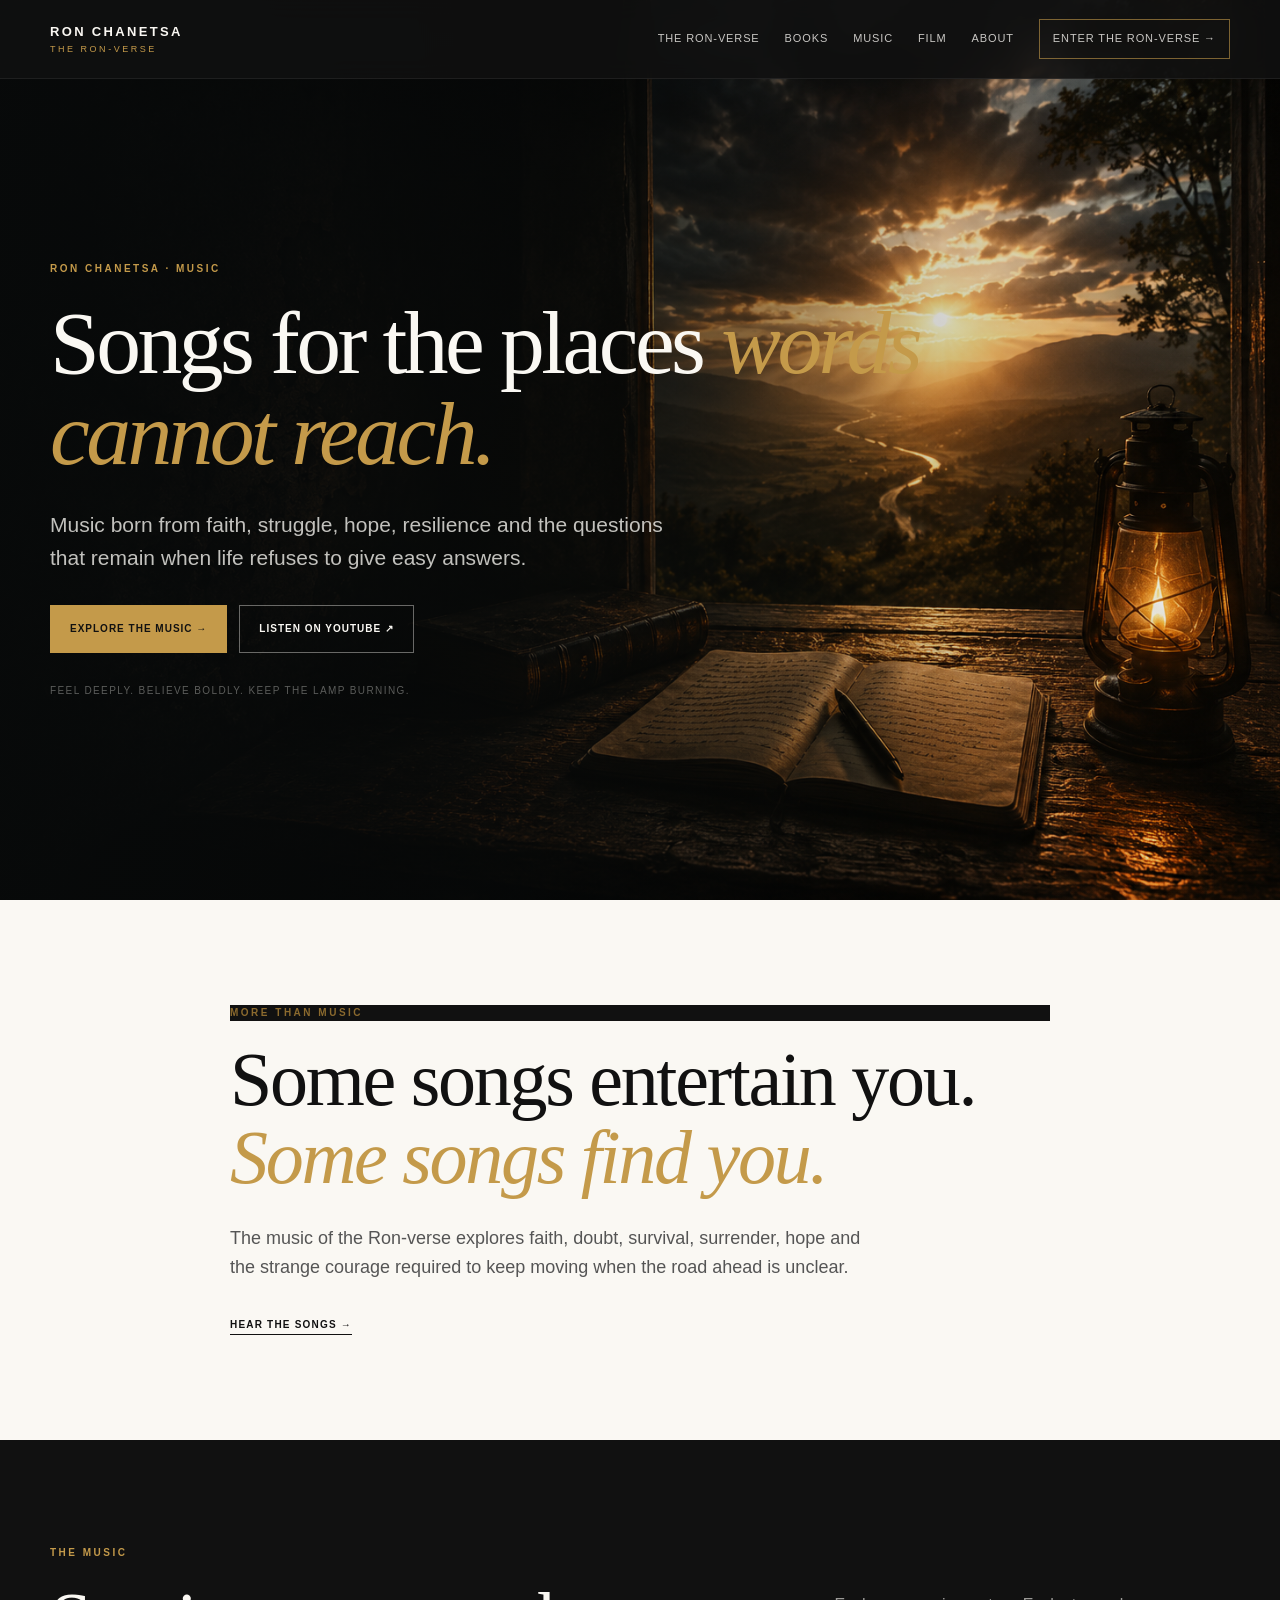
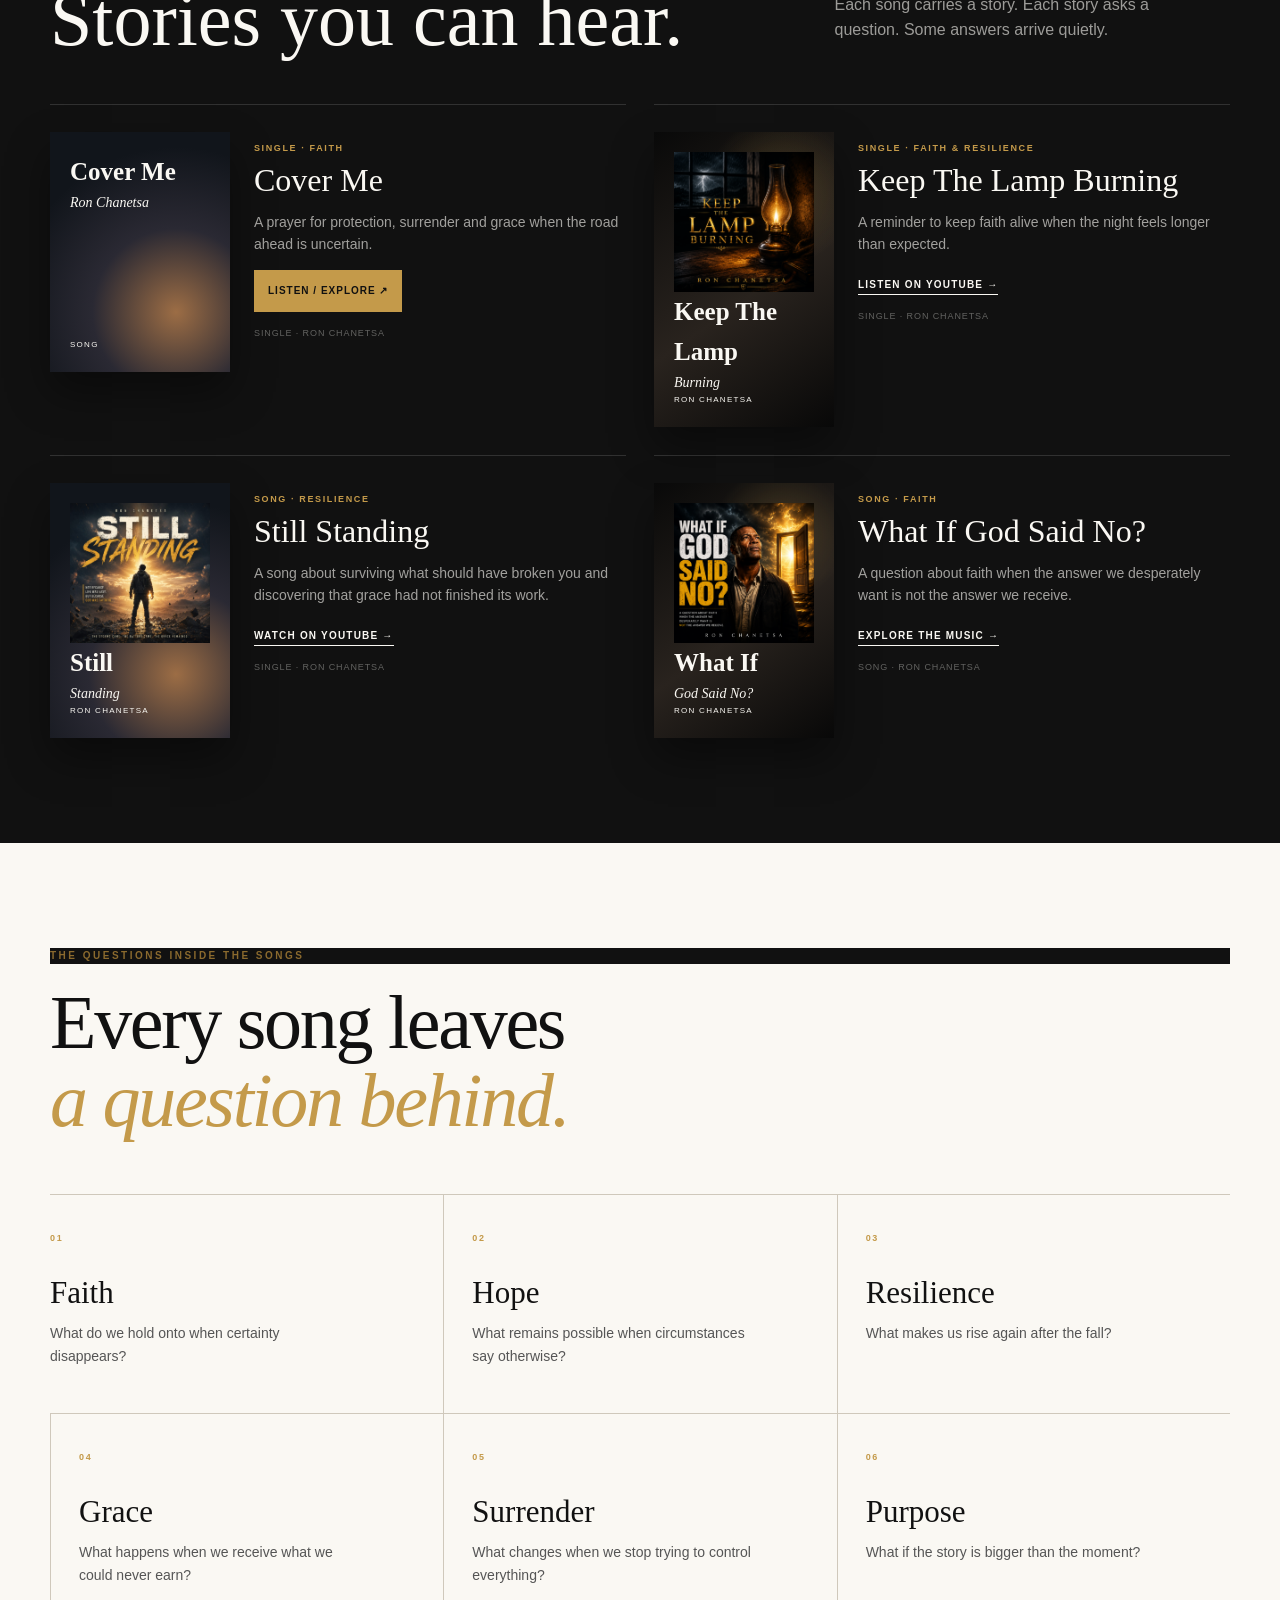
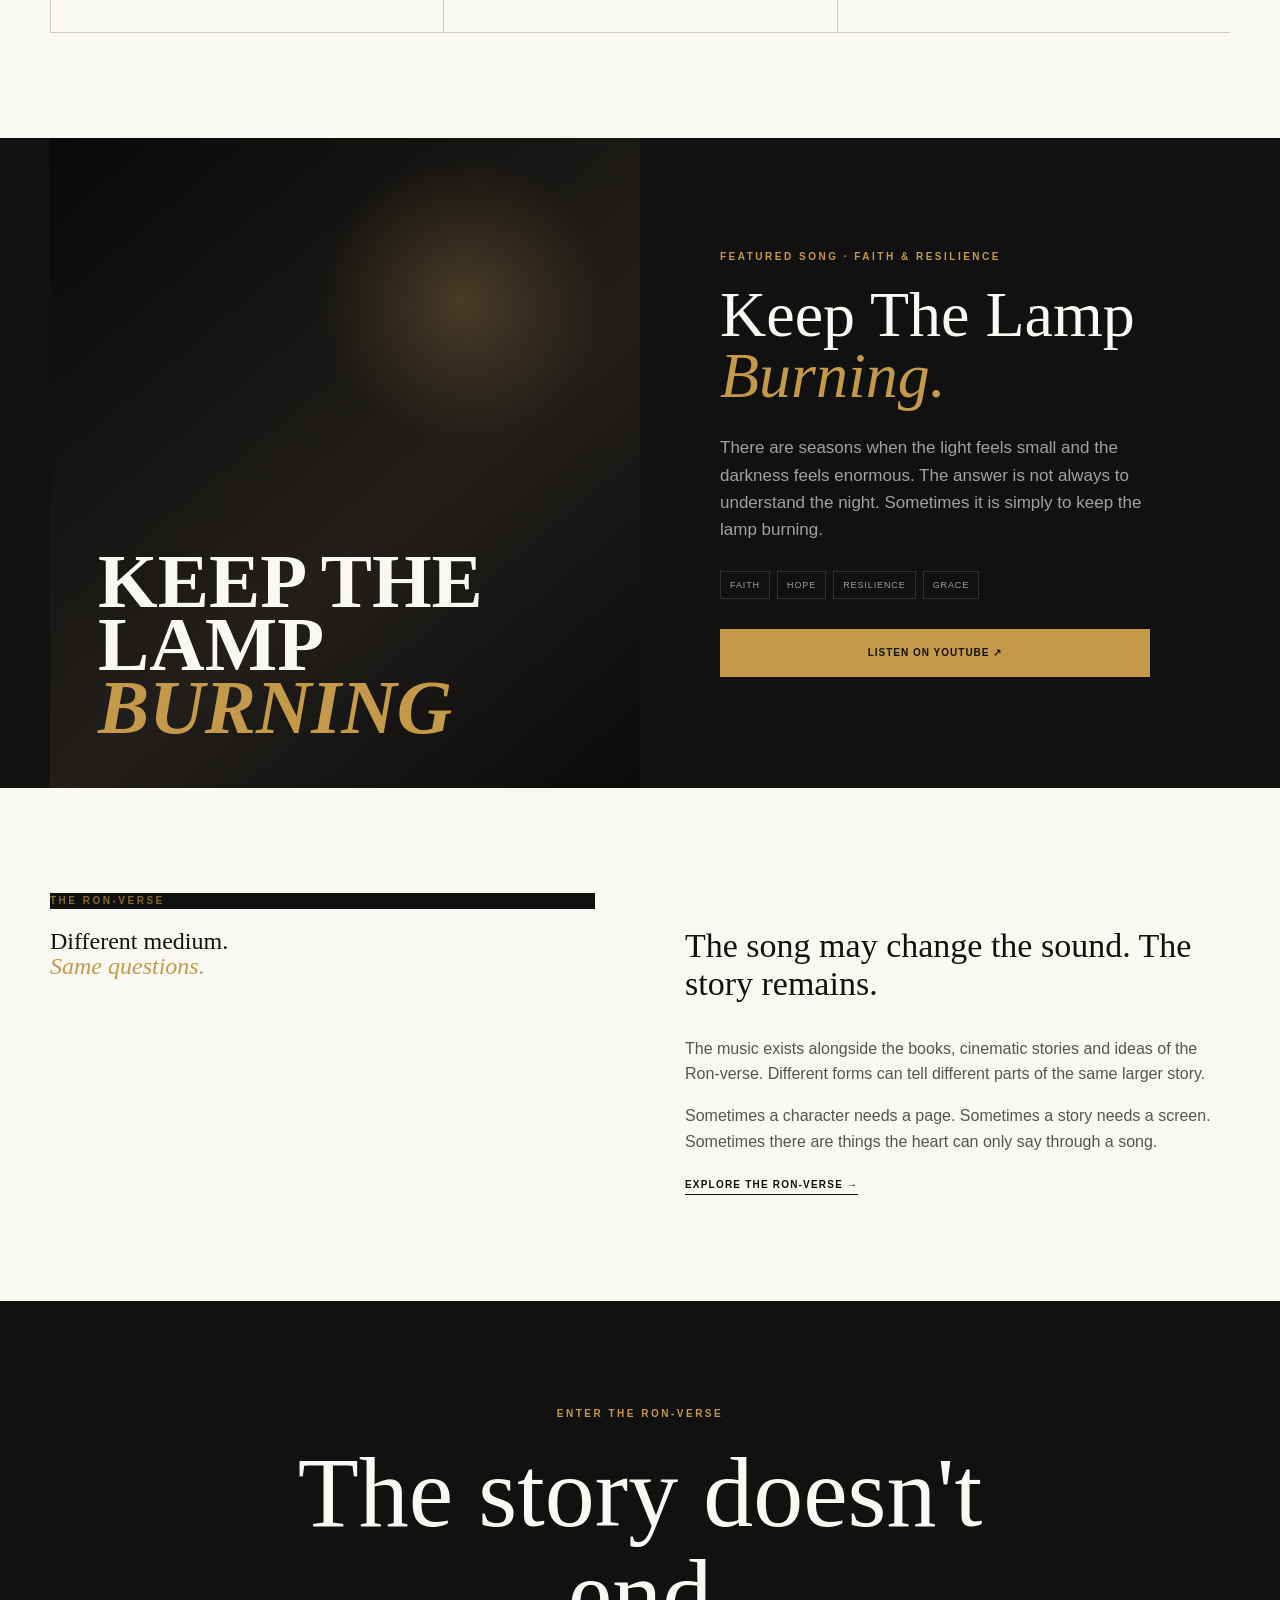
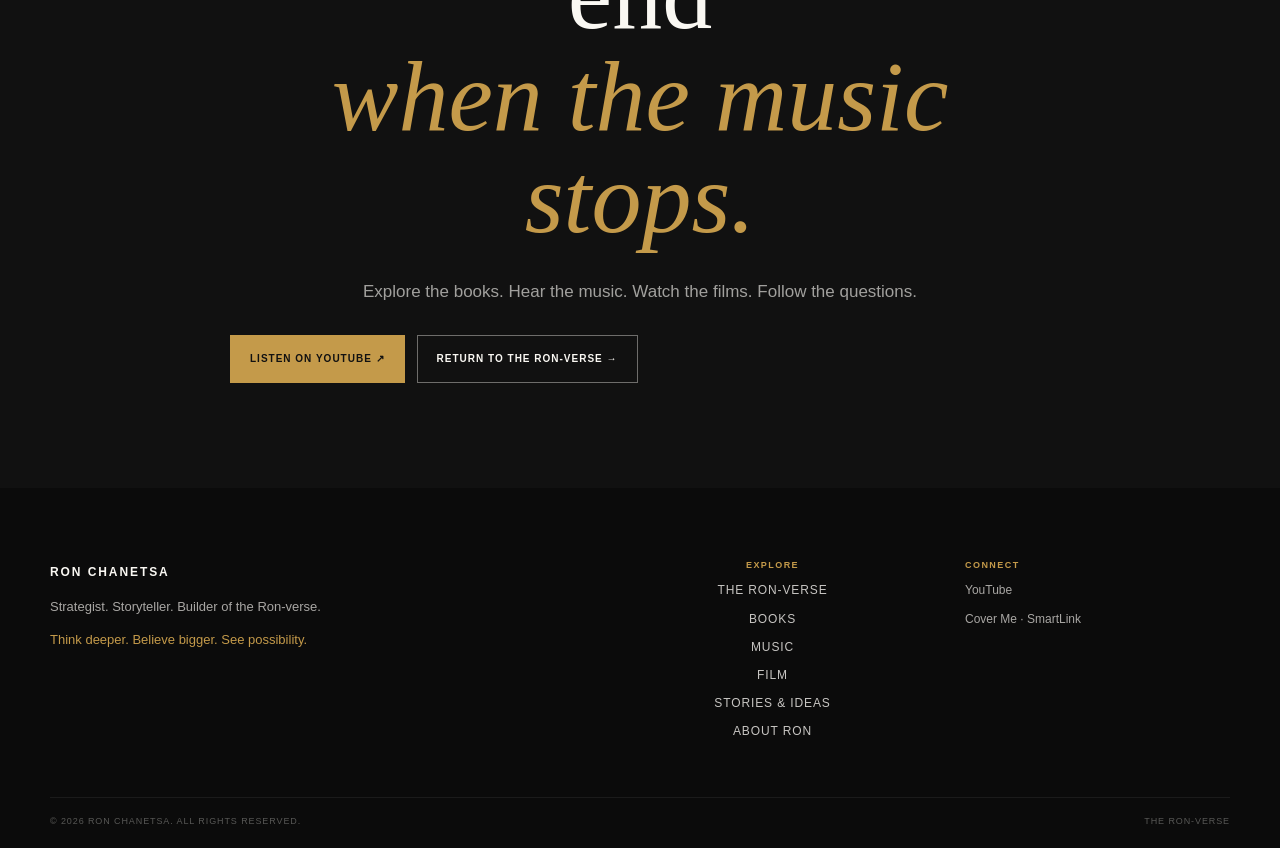
<file: music.html>
<!doctype html>
<html lang="en-ZA">
<head>
<meta charset="utf-8">
<meta name="viewport" content="width=device-width,initial-scale=1">
<meta name="description" content="Ron Chanetsa Music. Songs of faith, resilience, hope and the questions that remain when the words run out.">
<meta name="theme-color" content="#111111">
<title>Ron Chanetsa | Music | The Ron-verse</title>
<link rel="stylesheet" href="styles.css">
</head>

<body>

<a class="skip" href="#main">Skip to content</a>

<header>
<div class="wrap navwrap">
<a class="brand" href="index.html">
<b>RON CHANETSA</b>
<small>THE RON-VERSE</small>
</a>

<button class="menu" aria-expanded="false" aria-controls="nav">☰</button>

<nav id="nav" aria-label="Primary">
<a href="index.html#universe">The Ron-verse</a>
<a href="books.html">Books</a>
<a href="music.html">Music</a>
<a href="index.html#film">Film</a>
<a href="index.html#about">About</a>
<a class="navcta" href="index.html#enter">Enter the Ron-verse →</a>
</nav>
</div>
</header>

<main id="main">

<section class="hero" id="top">
<div class="hero-art" aria-hidden="true">
<i></i>
<em></em>
</div>

<div class="wrap hero-copy">
<p class="eyebrow">RON CHANETSA · MUSIC</p>

<h1>
Songs for the places
<span>words cannot reach.</span>
</h1>

<p class="lede">
Music born from faith, struggle, hope, resilience and the questions that remain when life refuses to give easy answers.
</p>

<div class="actions">
<a class="btn gold" href="#releases">Explore the music →</a>
<a class="btn ghost" href="https://www.youtube.com/channel/UCRruciXduhxNhuvLaTO6bKQ" target="_blank" rel="noopener">Listen on YouTube ↗</a>
</div>

<p class="tag">Feel deeply. Believe boldly. Keep the lamp burning.</p>
</div>
</section>


<section class="section intro">
<div class="wrap narrow">

<p class="eyebrow dark">MORE THAN MUSIC</p>

<h2>
Some songs entertain you.<br>
<span>Some songs find you.</span>
</h2>

<p>
The music of the Ron-verse explores faith, doubt, survival, surrender, hope and the strange courage required to keep moving when the road ahead is unclear.
</p>

<a class="link" href="#releases">Hear the songs →</a>

</div>
</section>


<section class="dark section" id="releases">
<div class="wrap">

<div class="sectionhead">
<div>
<p class="eyebrow">THE MUSIC</p>
<h2>Stories you can hear.</h2>
</div>

<p>
Each song carries a story. Each story asks a question. Some answers arrive quietly.
</p>
</div>


<div class="books">

<article class="book">

<div class="cover conversations">
<b>Cover Me</b>
<i>Ron Chanetsa</i>
<small>SONG</small>
</div>

<div>
<p class="kicker">SINGLE · FAITH</p>

<h3>Cover Me</h3>

<p>
A prayer for protection, surrender and grace when the road ahead is uncertain.
</p>

<a class="btn gold small" href="https://ditto.fm/cover-me-ron-chanetsa" target="_blank" rel="noopener">
Listen / Explore ↗
</a>

<span class="format">Single · Ron Chanetsa</span>
</div>

</article>


<article class="book">

<div class="cover inheritance">
<img src="assets/Keep_The_Lamp_Burning_Ditto.png" alt="Keep The Lamp Burning cover artwork">  
<b>Keep The Lamp</b>
<i>Burning</i>
<small>RON CHANETSA</small>
</div>

<div>
<p class="kicker">SINGLE · FAITH & RESILIENCE</p>



<h3>Keep The Lamp Burning</h3>

<p>
A reminder to keep faith alive when the night feels longer than expected.
</p>

<a class="link light" href="https://youtu.be/PUrirhKrZ8E" target="_blank" rel="noopener">
Listen on YouTube →
</a>

<span class="format">Single · Ron Chanetsa</span>
</div>

</article>


<article class="book">

<div class="cover conversations">
<img src="assets/Still_Standing_Cover_Art.jpeg" alt="Still Standing cover artwork">  
<b>Still</b>
<i>Standing</i>
<small>RON CHANETSA</small>
</div>

<div>
<p class="kicker">SONG · RESILIENCE</p>

<h3>Still Standing</h3>

<p>
A song about surviving what should have broken you and discovering that grace had not finished its work.
</p>

<a class="link light" href="https://youtu.be/WV5_z-18el4" target="_blank" rel="noopener">
Watch on YouTube →
</a>

<span class="format">Single · Ron Chanetsa</span>
</div>

</article>


<article class="book">

<div class="cover inheritance">
<img src="assets/what-if-god-said-no.png" alt="What If God Said No? cover artwork">
<b>What If</b>
<i>God Said No?</i>
<small>RON CHANETSA</small>
</div>

<div>
<p class="kicker">SONG · FAITH</p>

<h3>What If God Said No?</h3>

<p>
A question about faith when the answer we desperately want is not the answer we receive.
</p>

<a class="link light" href="https://youtu.be/r1T7SWw0tH8" target="_blank" rel="noopener">
Explore the music →
</a>

<span class="format">Song · Ron Chanetsa</span>
</div>

</article>

</div>
</div>
</section>


<section class="section themes">

<div class="wrap">

<p class="eyebrow dark">THE QUESTIONS INSIDE THE SONGS</p>

<h2>
Every song leaves<br>
<span>a question behind.</span>
</h2>

<div class="themegrid">

<article>
<small>01</small>
<h3>Faith</h3>
<p>What do we hold onto when certainty disappears?</p>
</article>

<article>
<small>02</small>
<h3>Hope</h3>
<p>What remains possible when circumstances say otherwise?</p>
</article>

<article>
<small>03</small>
<h3>Resilience</h3>
<p>What makes us rise again after the fall?</p>
</article>

<article>
<small>04</small>
<h3>Grace</h3>
<p>What happens when we receive what we could never earn?</p>
</article>

<article>
<small>05</small>
<h3>Surrender</h3>
<p>What changes when we stop trying to control everything?</p>
</article>

<article>
<small>06</small>
<h3>Purpose</h3>
<p>What if the story is bigger than the moment?</p>
</article>

</div>
</div>
</section>


<section class="dark feature">

<div class="wrap featuregrid">

<div class="featureart">
<strong>
KEEP THE LAMP<br>
<span>BURNING</span>
</strong>
</div>

<div class="featurecopy">

<p class="eyebrow">FEATURED SONG · FAITH & RESILIENCE</p>

<h2>
Keep The Lamp<br>
<span>Burning.</span>
</h2>

<p>
There are seasons when the light feels small and the darkness feels enormous. The answer is not always to understand the night. Sometimes it is simply to keep the lamp burning.
</p>

<div class="tags">
<i>Faith</i>
<i>Hope</i>
<i>Resilience</i>
<i>Grace</i>
</div>

<a class="btn gold" href="https://www.youtube.com/channel/UCRruciXduhxNhuvLaTO6bKQ" target="_blank" rel="noopener">
Listen on YouTube ↗
</a>

</div>
</div>
</section>


<section class="section">

<div class="wrap split">

<div>
<p class="eyebrow dark">THE RON-VERSE</p>

<h2>
Different medium.<br>
<span>Same questions.</span>
</h2>
</div>

<div class="aboutcopy">

<p class="lead">
The song may change the sound. The story remains.
</p>

<p>
The music exists alongside the books, cinematic stories and ideas of the Ron-verse. Different forms can tell different parts of the same larger story.
</p>

<p>
Sometimes a character needs a page. Sometimes a story needs a screen. Sometimes there are things the heart can only say through a song.
</p>

<a class="link" href="index.html#universe">
Explore the Ron-verse →
</a>

</div>
</div>
</section>


<section class="dark section final">

<div class="wrap narrow center">

<p class="eyebrow">ENTER THE RON-VERSE</p>

<h2>
The story doesn't end<br>
<span>when the music stops.</span>
</h2>

<p>
Explore the books. Hear the music. Watch the films. Follow the questions.
</p>

<div class="actions">

<a class="btn gold" href="https://www.youtube.com/channel/UCRruciXduhxNhuvLaTO6bKQ" target="_blank" rel="noopener">
Listen on YouTube ↗
</a>

<a class="btn ghost" href="index.html">
Return to the Ron-verse →
</a>

</div>
</div>
</section>

</main>


<footer>

<div class="wrap footergrid">

<div>
<b>RON CHANETSA</b>

<p>
Strategist. Storyteller. Builder of the Ron-verse.
</p>

<p class="goldtext">
Think deeper. Believe bigger. See possibility.
</p>
</div>


<nav aria-label="Footer">

<b>EXPLORE</b>

<a href="index.html#universe">The Ron-verse</a>
<a href="books.html">Books</a>
<a href="music.html">Music</a>
<a href="index.html#film">Film</a>
<a href="index.html#stories">Stories & Ideas</a>
<a href="index.html#about">About Ron</a>

</nav>


<div>

<b>CONNECT</b>

<a href="https://www.youtube.com/channel/UCRruciXduhxNhuvLaTO6bKQ" target="_blank" rel="noopener">
YouTube
</a>

<a href="https://ditto.fm/cover-me-ron-chanetsa" target="_blank" rel="noopener">
Cover Me · SmartLink
</a>

</div>

</div>


<div class="wrap footerbottom">

<span>© 2026 Ron Chanetsa. All rights reserved.</span>

<span>THE RON-VERSE</span>

</div>

</footer>


<script src="main.js" defer></script>

</body>
</html>
</file>
<file: styles.css>
:root{--black:#111;--paper:#faf8f3;--gold:#c49a4a;--mid:#18232b;--smoke:#747474;--serif:Georgia,'Times New Roman',serif;--sans:Arial,Helvetica,sans-serif;--max:1180px}*{box-sizing:border-box}html{scroll-behavior:smooth}body{margin:0;background:var(--paper);color:var(--black);font-family:var(--sans);line-height:1.6}a{color:inherit;text-decoration:none}.wrap{width:min(var(--max),calc(100% - 48px));margin:auto}.narrow{max-width:820px}.skip{position:fixed;top:-50px;left:12px;background:var(--gold);padding:10px;z-index:999}.skip:focus{top:12px}header{position:fixed;top:0;width:100%;z-index:10;background:#111d;backdrop-filter:blur(12px);border-bottom:1px solid #fff1}.navwrap{height:78px;display:flex;align-items:center;justify-content:space-between}.brand{display:flex;flex-direction:column;line-height:1}.brand b{font-size:13px;letter-spacing:.18em;color:var(--paper)}.brand small{font-size:9px;letter-spacing:.28em;color:var(--gold);margin-top:7px}nav{display:flex;gap:25px;align-items:center;font-size:11px;text-transform:uppercase;letter-spacing:.08em;color:#faf8f3c9}.navcta{border:1px solid #c49a4a99;padding:10px 13px}.menu{display:none;background:none;border:0;color:var(--paper);font-size:24px}.hero{min-height:100svh;background:#090909;color:var(--paper);position:relative;display:flex;align-items:center;overflow:hidden}.hero-art{position:absolute;inset:0;background:radial-gradient(circle at 78% 50%,#c49a4a44,transparent 22%),linear-gradient(110deg,#060606,#11171b 55%,#2a2419)}.hero-art:before{content:"";position:absolute;right:7%;top:8%;width:50vw;height:80vh;border-radius:50%;background:radial-gradient(circle at 42% 42%,#faf8f3b5,#c49a4a44 14%,transparent 58%);filter:blur(2px)}.hero-art:after{content:"";position:absolute;inset:-20%;background:linear-gradient(105deg,transparent 45%,#faf8f30b 51%,transparent 57%);transform:rotate(12deg)}.hero-copy{position:relative;padding-top:70px}.eyebrow{font-size:10px;letter-spacing:.25em;font-weight:bold;color:var(--gold);text-transform:uppercase;margin:0 0 20px}.eyebrow.dark{color:#8b6a2e}h1,h2,h3{line-height:1.02;margin:0;font-family:var(--serif);font-weight:400}h1{font-size:clamp(55px,7vw,104px);max-width:950px;letter-spacing:-.04em}h1 span,h2 span{color:var(--gold);font-style:italic}.lede{font-size:clamp(17px,2vw,21px);max-width:650px;color:#faf8f3c4;margin:28px 0}.actions{display:flex;gap:12px;flex-wrap:wrap;margin-top:30px}.btn{min-height:48px;padding:0 19px;display:inline-flex;align-items:center;justify-content:center;font-size:10px;font-weight:bold;letter-spacing:.1em;text-transform:uppercase;border:1px solid transparent}.gold{background:var(--gold);color:#111}.ghost{border-color:#faf8f366;color:var(--paper)}.gold:hover{background:#d5ae5e}.ghost:hover{border-color:var(--gold);color:var(--gold)}.tag{font-size:10px;letter-spacing:.14em;text-transform:uppercase;color:#faf8f359;margin-top:30px}.section{padding:105px 0}.intro h2,.themes h2,.voice h2,.about h2,.paper h2{font-size:clamp(48px,6vw,76px);letter-spacing:-.03em}.intro>div>p:not(.eyebrow){max-width:650px;color:#555;font-size:18px;margin:28px 0}.link{font-size:10px;font-weight:bold;text-transform:uppercase;letter-spacing:.12em;border-bottom:1px solid currentColor;padding-bottom:4px}.dark{background:var(--black);color:var(--paper)}.sectionhead{display:grid;grid-template-columns:1.3fr .7fr;gap:50px;align-items:end;margin-bottom:45px}.sectionhead h2{font-size:clamp(48px,6vw,76px)}.sectionhead>p{color:#faf8f399;max-width:370px}.books{display:grid;grid-template-columns:1fr 1fr;gap:28px}.book{border-top:1px solid #fff2;padding-top:27px;display:grid;grid-template-columns:180px 1fr;gap:24px}.cover{aspect-ratio:3/4;padding:20px;display:flex;flex-direction:column;color:var(--paper);box-shadow:0 20px 40px #0006}.cover b{font-family:var(--serif);font-size:25px}.cover i{font-family:var(--serif);font-size:14px}.cover small{margin-top:auto;font-size:8px;letter-spacing:.16em;text-transform:uppercase}.conversations{background:radial-gradient(circle at 70% 75%,#9c6d45,#2a2933 38%,#11151b 75%)}.inheritance{background:radial-gradient(circle at 70% 20%,#c49a4a44,transparent 28%),linear-gradient(145deg,#090909,#29231e 55%,#080808)}.kicker{font-size:9px;letter-spacing:.18em;color:var(--gold);font-weight:bold}.book h3{font-size:32px}.book p:not(.kicker){color:#faf8f39e;font-size:14px}.small{min-height:42px;padding:0 13px}.format{display:block;color:#faf8f359;font-size:9px;letter-spacing:.1em;text-transform:uppercase;margin-top:14px}.light{color:var(--paper)}.voice{background:#eee9df}.voicegrid{display:grid;grid-template-columns:.8fr 1.2fr;gap:80px;align-items:center}.voice figure{border-left:1px solid #b39a6c;padding-left:35px;margin:0}.voice blockquote{font-family:var(--serif);font-size:clamp(32px,4vw,54px);line-height:1.05;margin:0}.voice figcaption{display:flex;gap:12px;font-size:10px;text-transform:uppercase;letter-spacing:.08em;margin-top:25px}.voice figcaption span{color:var(--smoke)}.worlds{display:grid;grid-template-columns:1fr 1fr;gap:1px;background:#fff2}.worlds a{background:#111;padding:36px;min-height:280px;display:flex;flex-direction:column;justify-content:space-between}.worlds a:hover{background:#181818}.worlds small,.themegrid small,.storygrid small{color:var(--gold);font-size:9px;letter-spacing:.18em;font-weight:bold}.worlds h3{font-size:36px;max-width:450px}.worlds b{font-size:10px;text-transform:uppercase;letter-spacing:.1em}.themes h2{margin-bottom:55px}.themegrid{display:grid;grid-template-columns:repeat(3,1fr);border-top:1px solid #cfc8bb}.themegrid article{padding:28px 28px 32px 0;border-bottom:1px solid #cfc8bb}.themegrid article+article{border-left:1px solid #cfc8bb;padding-left:28px}.themegrid h3{font-size:31px;margin-top:28px}.themegrid p{color:#555;font-size:14px;max-width:280px}.featuregrid{display:grid;grid-template-columns:1fr 1fr}.featureart{min-height:650px;background:radial-gradient(circle at 70% 25%,#c49a4a44,transparent 22%),linear-gradient(140deg,#090909,#211e1b 58%,#0b0b0b);display:flex;align-items:flex-end;padding:48px}.featureart strong{font-family:var(--serif);font-size:clamp(45px,6vw,82px);line-height:.82}.featureart strong span{color:var(--gold);font-style:italic}.featurecopy{padding:80px;display:flex;flex-direction:column;justify-content:center}.featurecopy h2{font-size:clamp(55px,7vw,90px)}.featurecopy>p:not(.eyebrow){color:#faf8f39f;max-width:480px;font-size:17px;margin:28px 0}.tags{display:flex;gap:7px;flex-wrap:wrap;margin-bottom:30px}.tags i{font-style:normal;border:1px solid #fff2;padding:6px 9px;font-size:9px;letter-spacing:.1em;text-transform:uppercase;color:#faf8f399}.split{display:grid;grid-template-columns:1fr 1fr;gap:90px}.aboutcopy{max-width:570px}.aboutcopy p{color:#555;font-size:16px}.aboutcopy .lead{font-family:var(--serif);font-size:34px;line-height:1.1;color:#111}.paper{background:#eee9df}.storygrid{display:grid;grid-template-columns:repeat(3,1fr);border-top:1px solid #c9c1b2;margin-top:45px}.storygrid article{padding:28px 30px 30px 0;border-bottom:1px solid #c9c1b2}.storygrid article+article{border-left:1px solid #c9c1b2;padding-left:30px}.storygrid h3{font-size:31px;margin:55px 0 30px}.storygrid b{font-size:10px;text-transform:uppercase;letter-spacing:.1em}.final{text-align:center}.center{margin-inline:auto}.final p:not(.eyebrow){max-width:580px;color:#faf8f39e;font-size:17px;margin:28px auto}.final h2{font-size:clamp(58px,8vw,100px)}footer{background:#0b0b0b;color:#faf8f3a8;padding:70px 0 20px}.footergrid{display:grid;grid-template-columns:1.5fr .75fr .75fr;gap:60px}.footergrid>b,.footergrid nav>b,.footergrid div>b{color:var(--paper);letter-spacing:.16em;font-size:12px}.footergrid p{max-width:350px;font-size:13px}.goldtext{color:var(--gold)}.footergrid nav,.footergrid>div:last-child{display:flex;flex-direction:column;gap:9px}.footergrid nav>b,.footergrid>div:last-child>b{color:var(--gold);font-size:9px}.footergrid a{font-size:12px}.footergrid a:hover{color:var(--gold)}.footerbottom{margin-top:55px;border-top:1px solid #fff1;padding-top:16px;display:flex;justify-content:space-between;font-size:9px;letter-spacing:.1em;text-transform:uppercase;color:#faf8f352}@media(max-width:900px){nav{gap:13px}.books,.sectionhead,.voicegrid,.featuregrid,.split{grid-template-columns:1fr}.worlds{grid-template-columns:1fr}.themegrid{grid-template-columns:1fr 1fr}.featurecopy{padding:65px 0}.featureart{min-height:430px}.footergrid{grid-template-columns:1fr 1fr}.footergrid>div:first-child{grid-column:1/-1}}@media(max-width:720px){.wrap{width:calc(100% - 34px)}.menu{display:block}header nav{display:none;position:fixed;inset:78px 0 0;background:#111;padding:25px 22px;flex-direction:column;align-items:stretch;gap:0}header nav.open{display:flex}header nav a{padding:17px 0;border-bottom:1px solid #fff1}.navcta{text-align:center;margin-top:15px}.hero-copy{padding-top:70px}.section{padding:80px 0}.books{gap:35px}.book{grid-template-columns:115px 1fr;gap:16px}.book h3{font-size:27px}.cover{padding:13px}.cover b{font-size:17px}.cover i{font-size:10px}.worlds h3{font-size:31px}.themegrid{grid-template-columns:1fr}.themegrid article+article{border-left:0;padding-left:0}.storygrid{grid-template-columns:1fr}.storygrid article+article{border-left:0;padding-left:0}.footergrid{grid-template-columns:1fr}.footergrid>div:first-child{grid-column:auto}.footerbottom{flex-direction:column;gap:7px}.actions .btn{width:100%}}@media(prefers-reduced-motion:reduce){html{scroll-behavior:auto}}


.hero-art{background-image:url("assets/Home_page.png");background-size:cover;background-position:center;background-repeat:no-repeat}.hero-art:before{background:linear-gradient(90deg,rgba(8,10,10,.92) 0%,rgba(8,10,10,.72) 38%,rgba(8,10,10,.18) 72%,rgba(8,10,10,.05) 100%);width:100%;height:100%;inset:0;border-radius:0;filter:none}.hero-art:after{display:none}


/* Ron-Verse published works: editorial presentation */
@media (min-width:901px){
  #books .book{
    grid-template-columns:220px 1fr;
    gap:32px;
    padding-top:32px;
  }

  #books .cover{
    padding:24px;
  }

  #books .book h3{
    font-size:32px;
    line-height:1.08;
  }
}


/* Ron-Verse responsive safeguard */
html,
body {
  max-width: 100%;
  overflow-x: hidden;
}

* {
  box-sizing: border-box;
}

.featuregrid > * {
  min-width: 0;
}

.featuregrid h2 {
  overflow-wrap: break-word;
}

@media (max-width: 900px) {
  .featuregrid {
    grid-template-columns: 1fr;
  }
}
.featuregrid h2 {
  font-size: clamp(52px, 5vw, 76px);
  line-height: 0.95;
}
/* Inheritance of Shadows */

.inheritance-hero {
  min-height: calc(100vh - 80px);
  background:
    radial-gradient(circle at 72% 30%, rgba(196,154,68,.22), transparent 28%),
    linear-gradient(120deg, #090909 0%, #111111 55%, #181818 100%);
  color: #faf8f3;
  display: flex;
  align-items: center;
  position: relative;
  overflow: hidden;
}.inheritance-hero-visual {
    position: absolute;
    inset: 0;
    width: 100%;
    height: 100%;
    object-fit: cover;
    object-position: center;
    z-index: 0;
    opacity: 0.72;
}

.inheritance-hero::before {
  content: "";
  position: absolute;
  width: 55vw;
  height: 75vh;
  right: -10vw;
  top: 10%;
  background: radial-gradient(circle, rgba(196,154,68,.18), transparent 65%);
  filter: blur(20px);
  pointer-events: none;
}

.inheritance-hero-copy {
  width: min(1100px, 88%);
  margin: 0 auto;
  position: relative;
  z-index: 2;
  padding: 100px 0;
}

.inheritance-hero h1 {
  font-family: Georgia, "Times New Roman", serif;
  font-size: clamp(64px, 9vw, 138px);
  line-height: .86;
  letter-spacing: -.045em;
  max-width: 950px;
  margin: 22px 0 42px;
}

.inheritance-hero h1 span {
  display: block;
  color: #c49a44;
  font-style: italic;
}

.inheritance-hero .eyebrow {
  color: #c49a44;
  font-size: 11px;
  letter-spacing: .22em;
  font-weight: 700;
}

.inheritance-tagline {
  max-width: 720px;
  font-family: Georgia, "Times New Roman", serif;
  font-size: clamp(25px, 3vw, 42px);
  line-height: 1.15;
  margin: 0 0 28px;
}

.inheritance-intro {
  max-width: 650px;
  color: #b8b5af;
  font-size: 18px;
  line-height: 1.65;
}

@media (max-width: 700px) {
  .inheritance-hero-copy {
    padding: 70px 0;
  }

  .inheritance-hero h1 {
    font-size: clamp(56px, 16vw, 90px);
  }

  .inheritance-tagline {
    font-size: 26px;
  }

  .inheritance-intro {
    font-size: 16px;
  }
}

/* Inheritance of Shadows - Question Section */

.inheritance-question {
  background: #faf8f3;
  color: #111;
  padding: 100px 0 80px;
}

.inheritance-question-wrap {
  width: min(1100px, 88%);
  margin: 0 auto;
  display: grid;
  grid-template-columns: 0.8fr 1.2fr;
  gap: 90px;
  align-items: start;
}

.inheritance-question-heading {
  position: sticky;
  top: 120px;
}

.inheritance-question-heading .eyebrow {
  color: #c49a44;
  font-size: 11px;
  letter-spacing: .22em;
  font-weight: 700;
  margin-bottom: 28px;
}

.inheritance-question-heading h2 {
  font-family: Georgia, "Times New Roman", serif;
  font-size: clamp(40px, 4.3vw, 68px);
  line-height: .98;
  font-weight: 400;
  letter-spacing: -.035em;
  margin: 0;
}

.inheritance-question-heading h2 span {
  display: block;
  color: #c49a44;
  font-style: italic;
}

.inheritance-question-copy {
  max-width: 720px;
}

.inheritance-question-copy p {
  font-size: 19px;
  line-height: 1.7;
  color: #474747;
  margin: 0 0 28px;
}

.inheritance-question-copy strong {
  font-family: Georgia, "Times New Roman", serif;
  color: #111;
  font-size: 22px;
}

.inheritance-themes {
  grid-column: 1 / -1;
  display: grid;
  grid-template-columns: repeat(3, 1fr);
  gap: 1px;
  margin-top: 0px;
  background: #d8d1c4;
}

.inheritance-themes article {
  background: #faf8f3;
  padding: 32px 28px 36px;
}

.inheritance-themes article span {
  display: block;
  color: #c49a44;
  font-size: 11px;
  letter-spacing: .2em;
  font-weight: 700;
  margin-bottom: 20px;
}

.inheritance-themes h3 {
  font-family: Georgia, "Times New Roman", serif;
  font-size: 30px;
  font-weight: 400;
  margin: 0 0 14px;
}

.inheritance-themes p {
  font-size: 15px;
  line-height: 1.6;
  color: #666;
  margin: 0;
}

@media (max-width: 800px) {

  .inheritance-question {
    padding: 80px 0 100px;
  }

  .inheritance-question-wrap {
    grid-template-columns: 1fr;
    gap: 50px;
  }

  .inheritance-question-heading {
    position: static;
  }

  .inheritance-question-heading h2 {
    font-size: clamp(42px, 13vw, 68px);
  }

  .inheritance-themes {
    grid-template-columns: 1fr;
    margin-top: 50px;
  }

/* Inheritance of Shadows: real front cover */
.cover.inheritance {
  position: relative;
  overflow: hidden;
  height: 100%;
  min-height: 240px;
}

.cover.inheritance img {
  position: absolute;
  inset: 0;
  width: 100%;
  height: 100%;
  display: block;
  object-fit: cover;
}

.cover.inheritance b,
.cover.inheritance i,
.cover.inheritance small {
  display: none;
}
.artist-portrait{
  display:flex;
  align-items:center;
  justify-content:center;
}

.artist-portrait img{
  width:100%;
  max-width:520px;
  height:auto;
  display:block;
  object-fit:cover;
}
.artist-portrait {
  display:flex;
  align-items:center;
  justify-content:center;
}
.artist-portrait {
  display: flex;
  align-items: center;
  justify-content: center;
  min-width: 0;
  width: 100%;
}
.artist-portrait img {
  display: block;
  width: 100%;
  max-width: 520px;
  height: auto;
  object-fit: cover;
}

/* ABOUT ARTIST LAYOUT */
#about .split {
  display: grid !important;
  grid-template-columns: minmax(0, 1fr) minmax(0, 1fr) !important;
  gap: 70px !important;
  align-items: center;
}

#about .artist-portrait {
  width: 100% !important;
  min-width: 0 !important;
  max-width: 100% !important;
}

#about .artist-portrait img {
  display: block !important;
  width: 100% !important;
  max-width: 520px !important;
  height: auto !important;
  margin: 0 auto !important;
}

#about .aboutcopy {
  width: 100% !important;
  min-width: 0 !important;
  max-width: 570px !important;
}

@media (max-width: 900px) {
  #about .split {
    grid-template-columns: 1fr !important;
  }
}
/* FINAL ABOUT LAYOUT */
#about .split {
  display: grid !important;
  grid-template-columns: minmax(0, 1fr) minmax(0, 1fr) !important;
  gap: clamp(40px, 6vw, 90px) !important;
  align-items: center !important;
  width: 100% !important;
  max-width: none !important;
}

#about .artist-portrait {
  width: 100% !important;
  max-width: 520px !important;
  min-width: 0 !important;
  margin: 0 auto !important;
  overflow: hidden !important;
}

#about .artist-portrait img {
  display: block !important;
  width: 100% !important;
  max-width: 520px !important;
  height: auto !important;
  margin: 0 auto !important;
}

#about .aboutcopy {
  width: 100% !important;
  min-width: 0 !important;
  max-width: 570px !important;
}
/* ABOUT LAYOUT - CLEAN FINAL VERSION */

#about .about-layout {
  width: min(1180px, calc(100% - 80px));
  margin: 0 auto;
  display: grid;
  grid-template-columns: 520px minmax(0, 1fr);
  gap: 80px;
  align-items: center;
}

#about .artist-portrait {
  width: 520px;
  max-width: 100%;
  margin: 0;
  padding: 0;
}

#about .artist-portrait img {
  display: block;
  width: 100%;
  height: auto;
  margin: 0;
  padding: 0;
  object-fit: cover;
}

#about .aboutcopy {
  width: 100%;
  max-width: 520px;
  min-width: 0;
  margin: 0;
}

#about .aboutcopy h2 {
  margin-top: 0;
  max-width: 520px;
}

#about .aboutcopy p {
  max-width: 520px;
}

@media (max-width: 900px) {

  #about .about-layout {
    width: min(100% - 40px, 620px);
    grid-template-columns: 1fr;
    gap: 40px;
  }

  #about .artist-portrait {
    width: 100%;
    max-width: 520px;
    margin: 0 auto;
  }

  #about .aboutcopy {
    max-width: 520px;
    margin: 0 auto;
  }

}
/* FINAL ABOUT PORTRAIT POSITIONING */

#about .about-layout {
  width: min(1180px, calc(100% - 80px));
  margin: 0 auto;
  display: grid;
  grid-template-columns: 520px minmax(0, 1fr);
  gap: 80px;
  align-items: center;
}

#about .artist-portrait {
  width: 520px;
  max-width: 100%;
  min-width: 0;
  margin: 0;
  padding: 0;
  overflow: hidden;
}

#about .artist-portrait img {
  display: block;
  width: 100%;
  max-width: 520px;
  height: auto;
  margin: 0;
  padding: 0;
  object-fit: cover;
}

#about .aboutcopy {
  width: 100%;
  max-width: 520px;
  min-width: 0;
  margin: 0;
}

@media (max-width: 900px) {
  #about .about-layout {
    width: min(100% - 40px, 620px);
    grid-template-columns: 1fr;
    gap: 40px;
  }

  #about .artist-portrait {
    width: 100%;
    max-width: 520px;
    margin: 0 auto;
  }

  #about .artist-portrait img {
    width: 100%;
    max-width: 520px;
  }

  #about .aboutcopy {
    width: 100%;
    max-width: 520px;
    margin: 0 auto;
  }
}
/* FINAL DESKTOP ABOUT LAYOUT */

@media (min-width: 901px) {
  #about .about-layout {
    display: grid !important;
    grid-template-columns: 520px minmax(320px, 1fr) !important;
    gap: 64px !important;
    align-items: center !important;
    width: min(1180px, calc(100% - 60px)) !important;
    margin: 0 auto !important;
  }

  #about .artist-portrait {
    width: 520px !important;
    max-width: 520px !important;
    margin: 0 !important;
  }

  #about .artist-portrait img {
    display: block !important;
    width: 100% !important;
    max-width: 520px !important;
    height: auto !important;
    margin: 0 !important;
  }

  #about .aboutcopy {
    width: 100% !important;
    max-width: 520px !important;
    margin: 0 !important;
  }
}
/* FINAL ABOUT DESKTOP LAYOUT */

#about .about-layout {
  display: grid !important;
  grid-template-columns: 520px minmax(0, 1fr) !important;
  gap: 80px !important;
  align-items: center !important;
  width: min(1180px, calc(100% - 48px)) !important;
  margin: 0 auto !important;
}

#about .artist-portrait {
  width: 520px !important;
  max-width: 100% !important;
  margin: 0 !important;
  overflow: hidden !important;
}

#about .artist-portrait img {
  display: block !important;
  width: 100% !important;
  max-width: 520px !important;
  height: auto !important;
  margin: 0 !important;
}

#about .aboutcopy {
  width: 100% !important;
  max-width: 520px !important;
  margin: 0 !important;
}

@media (max-width: 900px) {
  #about .about-layout {
    grid-template-columns: 1fr !important;
    gap: 40px !important;
  }

  #about .artist-portrait {
    width: 100% !important;
    max-width: 520px !important;
    margin: 0 auto !important;
  }

  #about .artist-portrait img {
    width: 100% !important;
    max-width: 520px !important;
  }

  #about .aboutcopy {
    width: 100% !important;
    max-width: 520px !important;
    margin: 0 auto !important;
  }
}
/* FINAL ABOUT LAYOUT OVERRIDE */
#about .about-layout {
  display: grid !important;
  grid-template-columns: 520px minmax(0, 1fr) !important;
  gap: 80px !important;
  align-items: center !important;
  width: min(1180px, calc(100% - 48px)) !important;
  margin: 0 auto !important;
}

#about .artist-portrait {
  width: 520px !important;
  max-width: 100% !important;
  margin: 0 !important;
}

#about .artist-portrait img {
  display: block !important;
  width: 100% !important;
  height: auto !important;
  margin: 0 !important;
}

#about .aboutcopy {
  width: 100% !important;
  max-width: 520px !important;
  margin: 0 !important;
}

@media (max-width: 900px) {
  #about .about-layout {
    grid-template-columns: 1fr !important;
    gap: 40px !important;
  }

  #about .artist-portrait {
    width: 100% !important;
    max-width: 520px !important;
    margin: 0 auto !important;
  }

  #about .aboutcopy {
    max-width: 520px !important;
    margin: 0 auto !important;
  }
}
</file>
